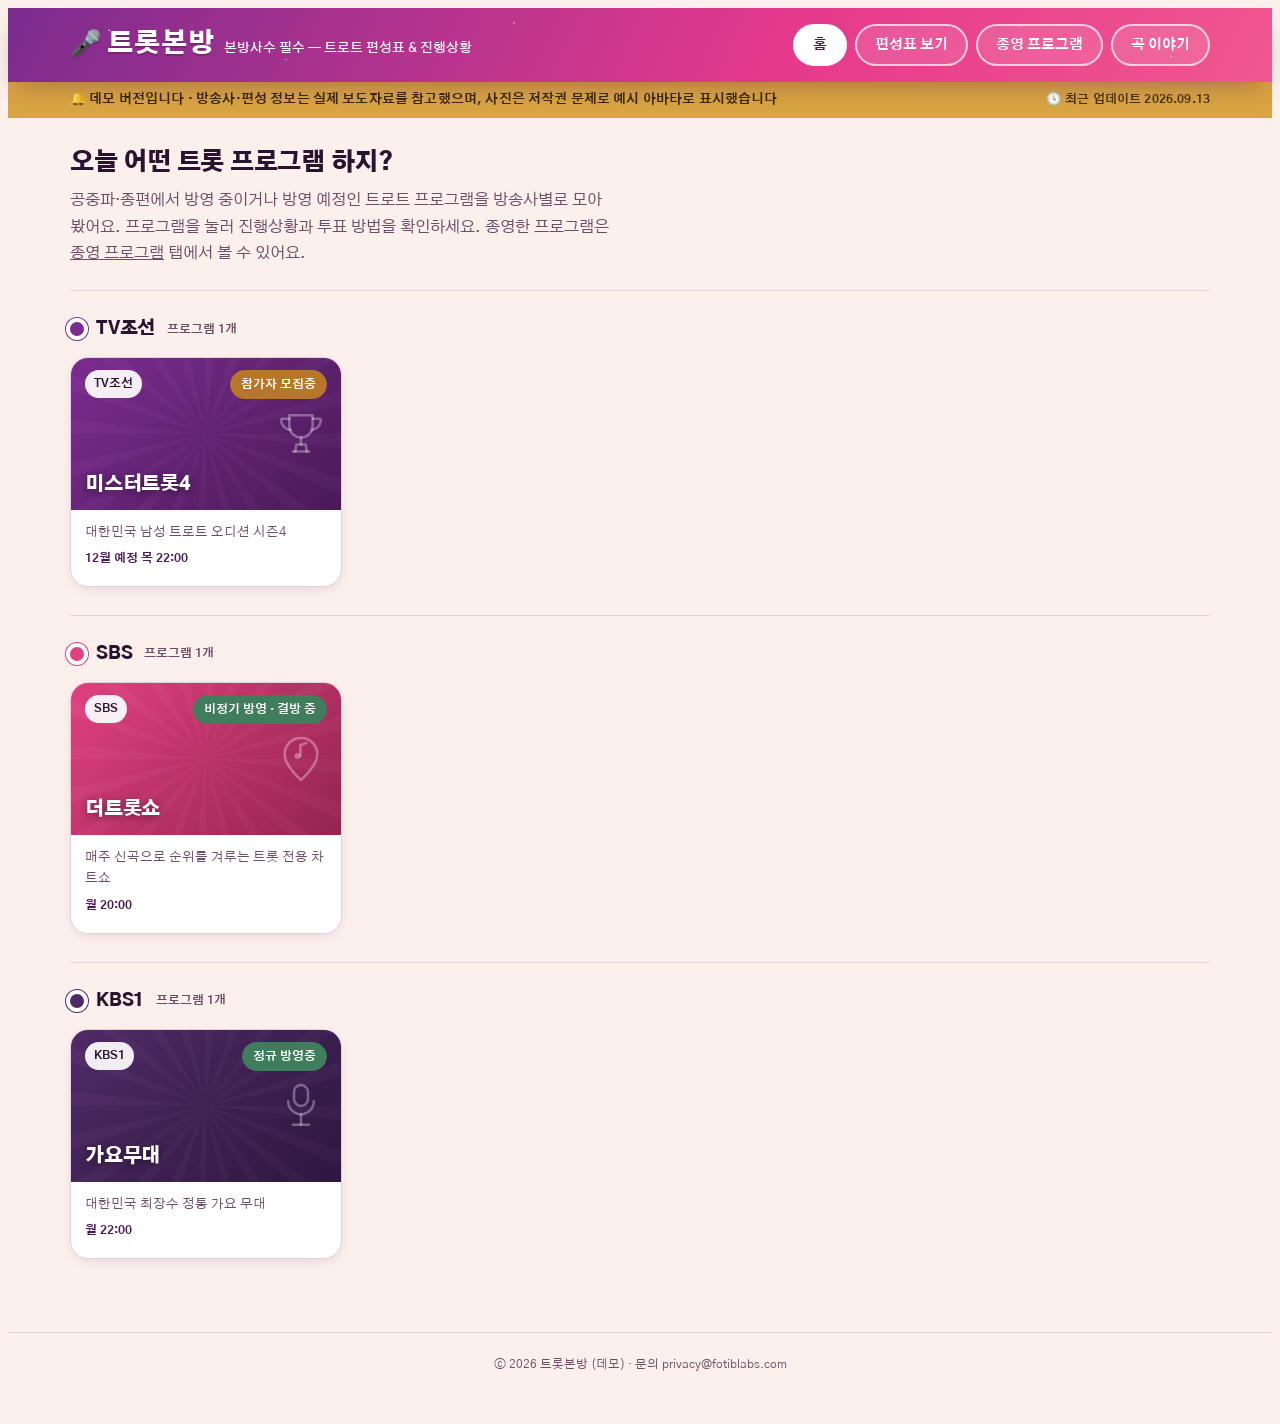
<file: index.html>
<!DOCTYPE html>
<html lang="ko">
<head>
<meta charset="UTF-8">
<meta name="viewport" content="width=device-width, initial-scale=1.0">
<meta name="description" content="미스트롯, 미스터트롯, 현역가왕 등 공중파·종편 트로트 프로그램의 편성표·진행상황·투표 방법을 한 곳에 모은 정보 사이트">
<meta property="og:title" content="트롯본방 - 트로트 프로그램 편성표 & 진행상황">
<meta property="og:description" content="방송사별 트로트 프로그램을 모아보고 편성표·진행상황·투표방법을 확인하세요">
<meta property="og:type" content="website">
<meta property="og:locale" content="ko_KR">
<link rel="icon" href="data:image/svg+xml,%3Csvg%20xmlns='http://www.w3.org/2000/svg'%20viewBox='0%200%20100%20100'%3E%3Ctext%20y='.9em'%20font-size='90'%3E%F0%9F%8E%A4%3C/text%3E%3C/svg%3E">
<title>트롯본방 - 트로트 프로그램 편성표 & 진행상황</title>
<link rel="stylesheet" href="https://fonts.googleapis.com/css2?family=Gothic+A1:wght@400;500;700;900&display=swap">
<link rel="stylesheet" href="/style.css">
<link rel="canonical" href="https://trotbonbang.com/">
</head>
<body>
<header class="site-header">
  <div class="wrap">
    <div class="brand">
      <span class="brand-mark">🎤 트롯본방</span>
      <span class="brand-tagline">본방사수 필수 — 트로트 편성표 &amp; 진행상황</span>
    </div>
    <nav class="site-nav">
      <a class="nav-btn" id="nav-home" href="#" aria-current="page">홈</a>
      <a class="nav-btn" id="nav-schedule" href="#schedule">편성표 보기</a>
      <a class="nav-btn" id="nav-ended" href="#ended">종영 프로그램</a>
      <a class="nav-btn" id="nav-posts" href="#posts">곡 이야기</a>
    </nav>
  </div>
</header>
<div class="demo-strip">
  <div class="wrap">
    <span class="msg">🔔 데모 버전입니다 · 방송사·편성 정보는 실제 보도자료를 참고했으며, 사진은 저작권 문제로 예시 아바타로 표시했습니다</span>
    <span class="updated">🕓 최근 업데이트 2026.09.13</span>
  </div>
</div>

<main>

  <!-- ===== HOME VIEW ===== -->
  <section id="view-home">
    <div class="wrap">
      <div class="intro">
        <h1>오늘 어떤 트롯 프로그램 하지?</h1>
        <p>공중파·종편에서 방영 중이거나 방영 예정인 트로트 프로그램을 방송사별로 모아봤어요. 프로그램을 눌러 진행상황과 투표 방법을 확인하세요. 종영한 프로그램은 <a href="#ended">종영 프로그램</a> 탭에서 볼 수 있어요.</p>
      </div>
      <div id="broadcaster-sections"></div>
    </div>
  </section>

  <!-- ===== SCHEDULE VIEW ===== -->
  <section id="view-schedule" hidden>
    <div class="wrap">
      <div class="page-head">
        <h1>주간 편성표</h1>
        <p>요일 · 시간순으로 정리한 트로트 프로그램 편성표예요.</p>
      </div>
      <div id="week-grid" class="week-grid"></div>
      <p class="sched-footnote" style="font-size:0.85rem;">※ 방송 편성은 특집·이슈에 따라 변경될 수 있어요. 정확한 시간은 방송사 공식 채널에서 다시 확인해 주세요.</p>
      <div class="other-progs">
        <h2>정규 편성 외 (방영 예정)</h2>
        <ul id="other-list" class="other-list"></ul>
      </div>
    </div>
  </section>

  <!-- ===== ENDED PROGRAMS VIEW ===== -->
  <section id="view-ended" hidden>
    <div class="wrap">
      <div class="page-head">
        <h1>종영 프로그램</h1>
        <p>방영을 마친 트로트 프로그램들이에요. 최종 TOP 순위와 참가자들이 마지막으로 부른 곡, 프로그램 현황을 정리했어요.</p>
      </div>
      <div id="ended-list"></div>
    </div>
  </section>

  <!-- ===== POSTS LIST VIEW ===== -->
  <section id="view-posts" hidden>
    <div class="wrap">
      <div class="page-head">
        <h1>곡 이야기</h1>
        <p>방송에서 다시 조명된 트로트 명곡들의 배경과, 그 곡을 다시 부른 무대 이야기를 정리했어요.</p>
      </div>
      <div id="posts-list"></div>
    </div>
  </section>

  <!-- ===== POST DETAIL VIEW ===== -->
  <section id="view-post" hidden>
    <div class="wrap">
      <button class="back-btn" id="post-back">← 목록으로</button>
      <div id="post-content"></div>
    </div>
  </section>

  <!-- ===== DETAIL VIEW ===== -->
  <section id="view-detail" hidden>
    <div class="wrap">
      <button class="back-btn" id="detail-back">← 목록으로</button>
      <div id="detail-content"></div>
    </div>
  </section>

</main>

<footer>
  ⓒ 2026 트롯본방 (데모) · 문의 privacy@fotiblabs.com
</footer>

<script src="/data.js"></script>
<script src="/templates.js"></script>
<script>
(function(){
  "use strict";

  function renderHome(){
    var wrapEl = document.getElementById("broadcaster-sections");
    var html = "";
    BROADCASTER_ORDER.forEach(function(bc){
      var list = PROGRAMS.filter(function(p){ return p.broadcaster === bc && p.statusTone !== "ended"; });
      if(!list.length) return;
      var dotColor = list[0].accent;
      html += '<div class="broadcaster-block">'+
        '<div class="broadcaster-head">'+
          '<span class="broadcaster-dot" style="--dot-color:'+dotColor+'"></span>'+
          '<h2>'+esc(bc)+'</h2>'+
          '<span class="broadcaster-count">프로그램 '+list.length+'개</span>'+
        '</div>'+
        '<div class="card-grid">'+ list.map(cardHtml).join("") +'</div>'+
      '</div>';
    });
    wrapEl.innerHTML = html;
  }

  function renderSchedule(){
    var grid = document.getElementById("week-grid");
    var todayIdx = (new Date().getDay() + 6) % 7; // 0=월
    var html = "";
    DAY_ORDER.forEach(function(day, idx){
      var list = PROGRAMS.filter(function(p){ return p.airDay === day; })
        .sort(function(a,b){ return (a.airTime||"").localeCompare(b.airTime||""); });
      html += '<div class="day-col'+(idx===todayIdx ? ' is-today' : '')+'">'+
        '<span class="day-label">'+day+'요일'+(idx===todayIdx ? ' <small>오늘</small>' : '')+'</span>'+
        (list.length ? list.map(schedChip).join("") : '<span class="day-empty">정규 편성 없음</span>')+
      '</div>';
    });
    grid.innerHTML = html;

    var others = PROGRAMS.filter(function(p){
      return DAY_ORDER.indexOf(p.airDay) === -1 && p.statusTone !== "ended";
    });
    var otherList = document.getElementById("other-list");
    otherList.innerHTML = others.map(function(p){
      return '<li class="other-chip" data-id="'+p.id+'" style="--acc:'+p.accent+'">'+
        '<span class="dot"></span>'+esc(p.title)+' · '+esc(p.broadcaster)+' '+statusPill(p)+
      '</li>';
    }).join("");
  }

  function renderEnded(){
    var el = document.getElementById("ended-list");
    if(!el) return;
    var list = PROGRAMS.filter(function(p){ return p.statusTone === "ended"; });
    el.innerHTML = '<div class="past-season-list">'+ list.map(endedCardHtml).join("") +'</div>';
  }

  function renderPosts(){
    var el = document.getElementById("posts-list");
    if(!el) return;
    el.innerHTML = '<div class="post-list">'+ POSTS.map(postCardHtml).join("") +'</div>';
  }

  function openPost(slug){
    var post = postBySlug[slug];
    if(!post) return;
    document.getElementById("post-content").innerHTML = postDetailHtml(post);
    showView("post");
    window.scrollTo({top:0, behavior:"instant"});
  }

  function openDetail(id){
    var p = byId[id];
    if(!p) return;
    document.getElementById("detail-content").innerHTML = detailHtml(p);
    showView("detail");
    window.scrollTo({top:0, behavior:"instant"});
  }

  function showView(name){
    ["home","schedule","ended","posts","post","detail"].forEach(function(v){
      document.getElementById("view-"+v).hidden = (v !== name);
    });
    document.getElementById("nav-home").removeAttribute("aria-current");
    document.getElementById("nav-schedule").removeAttribute("aria-current");
    document.getElementById("nav-ended").removeAttribute("aria-current");
    document.getElementById("nav-posts").removeAttribute("aria-current");
    if(name === "home") document.getElementById("nav-home").setAttribute("aria-current","page");
    if(name === "schedule") document.getElementById("nav-schedule").setAttribute("aria-current","page");
    if(name === "ended") document.getElementById("nav-ended").setAttribute("aria-current","page");
    if(name === "posts" || name === "post") document.getElementById("nav-posts").setAttribute("aria-current","page");
  }

  function routeFromHash(){
    var h = location.hash;
    if(h.indexOf("#program/") === 0){
      openDetail(h.slice(9));
    } else if(h.indexOf("#post/") === 0){
      openPost(h.slice(6));
    } else if(h === "#schedule"){
      showView("schedule");
    } else if(h === "#ended"){
      showView("ended");
      window.scrollTo({top:0, behavior:"instant"});
    } else if(h === "#posts"){
      showView("posts");
      window.scrollTo({top:0, behavior:"instant"});
    } else {
      showView("home");
    }
  }

  document.addEventListener("click", function(e){
    var toggleBtn = e.target.closest("[data-toggle]");
    if(toggleBtn){
      var panel = document.getElementById(toggleBtn.getAttribute("data-toggle"));
      if(panel){
        panel.hidden = !panel.hidden;
        toggleBtn.setAttribute("aria-expanded", String(!panel.hidden));
        toggleBtn.querySelector(".toggle-label").textContent = panel.hidden ? "자세히 보기" : "접기";
        toggleBtn.querySelector(".chevron").style.transform = panel.hidden ? "" : "rotate(180deg)";
      }
      return;
    }
    var card = e.target.closest("[data-id]:not(a)");
    if(card){
      location.hash = "#program/" + card.getAttribute("data-id");
    }
  });
  document.addEventListener("keydown", function(e){
    if(e.key === "Enter" || e.key === " "){
      var card = e.target.closest("[data-id]:not(a)");
      if(card){
        e.preventDefault();
        location.hash = "#program/" + card.getAttribute("data-id");
      }
    }
  });
  document.getElementById("detail-back").addEventListener("click", function(){
    history.length > 1 ? history.back() : (location.hash = "");
  });
  document.getElementById("post-back").addEventListener("click", function(){
    history.length > 1 ? history.back() : (location.hash = "#posts");
  });

  window.addEventListener("hashchange", routeFromHash);

  renderHome();
  renderSchedule();
  renderEnded();
  renderPosts();
  routeFromHash();
})();
</script>
</body>
</html>
</file>
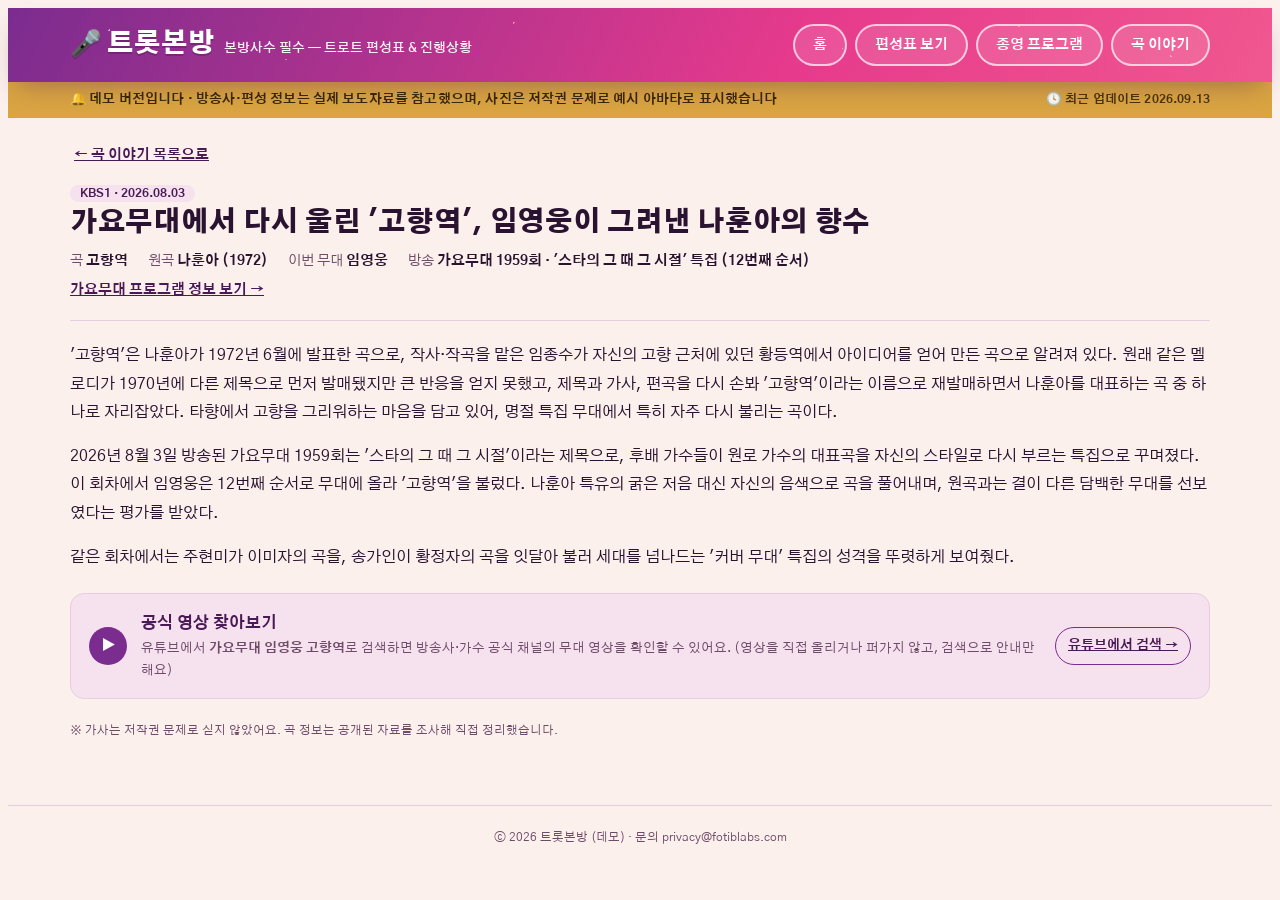
<file: posts/goehyangyeok-imyoungwoong/index.html>
<!DOCTYPE html>
<html lang="ko">
<head>
<meta charset="UTF-8">
<meta name="viewport" content="width=device-width, initial-scale=1.0">
<title>가요무대에서 다시 울린 '고향역', 임영웅이 그려낸 나훈아의 향수 - 트롯본방</title>
<meta name="description" content="1972년 나훈아가 부른 '고향역'을 임영웅이 가요무대 무대에 다시 세웠어요. 반세기 가까이 된 곡이 어떻게 만들어졌고, 왜 지금도 다시 불리는지 정리했어요.">
<link rel="canonical" href="https://trotbonbang.com/posts/goehyangyeok-imyoungwoong/">
<meta property="og:title" content="가요무대에서 다시 울린 '고향역', 임영웅이 그려낸 나훈아의 향수 - 트롯본방">
<meta property="og:description" content="1972년 나훈아가 부른 '고향역'을 임영웅이 가요무대 무대에 다시 세웠어요. 반세기 가까이 된 곡이 어떻게 만들어졌고, 왜 지금도 다시 불리는지 정리했어요.">
<meta property="og:type" content="article">
<meta property="og:locale" content="ko_KR">
<meta property="og:url" content="https://trotbonbang.com/posts/goehyangyeok-imyoungwoong/">
<link rel="icon" href="data:image/svg+xml,%3Csvg%20xmlns='http://www.w3.org/2000/svg'%20viewBox='0%200%20100%20100'%3E%3Ctext%20y='.9em'%20font-size='90'%3E%F0%9F%8E%A4%3C/text%3E%3C/svg%3E">
<link rel="stylesheet" href="https://fonts.googleapis.com/css2?family=Gothic+A1:wght@400;500;700;900&display=swap">
<link rel="stylesheet" href="/style.css">
</head>
<body>
<header class="site-header"><div class="wrap"><div class="brand"><a href="/" style="text-decoration:none;color:inherit;"><span class="brand-mark">🎤 트롯본방</span></a><span class="brand-tagline">본방사수 필수 — 트로트 편성표 &amp; 진행상황</span></div><nav class="site-nav"><a class="nav-btn" href="/">홈</a><a class="nav-btn" href="/#schedule">편성표 보기</a><a class="nav-btn" href="/#ended">종영 프로그램</a><a class="nav-btn" href="/#posts">곡 이야기</a></nav></div></header><div class="demo-strip"><div class="wrap"><span class="msg">🔔 데모 버전입니다 · 방송사·편성 정보는 실제 보도자료를 참고했으며, 사진은 저작권 문제로 예시 아바타로 표시했습니다</span><span class="updated">🕓 최근 업데이트 2026.09.13</span></div></div><main><section><div class="wrap"><a class="back-btn" href="/#posts">← 곡 이야기 목록으로</a><div class="post-detail-head"><span class="post-tag">KBS1 · 2026.08.03</span><h1 class="post-detail-title">가요무대에서 다시 울린 '고향역', 임영웅이 그려낸 나훈아의 향수</h1><div class="post-song-facts"><span>곡 <b>고향역</b></span><span>원곡 <b>나훈아 (1972)</b></span><span>이번 무대 <b>임영웅</b></span><span>방송 <b>가요무대 1959회 · '스타의 그 때 그 시절' 특집 (12번째 순서)</b></span></div><a class="post-program-link" href="/programs/gayomudae/">가요무대 프로그램 정보 보기 →</a></div><div class="post-body"><p>'고향역'은 나훈아가 1972년 6월에 발표한 곡으로, 작사·작곡을 맡은 임종수가 자신의 고향 근처에 있던 황등역에서 아이디어를 얻어 만든 곡으로 알려져 있다. 원래 같은 멜로디가 1970년에 다른 제목으로 먼저 발매됐지만 큰 반응을 얻지 못했고, 제목과 가사, 편곡을 다시 손봐 '고향역'이라는 이름으로 재발매하면서 나훈아를 대표하는 곡 중 하나로 자리잡았다. 타향에서 고향을 그리워하는 마음을 담고 있어, 명절 특집 무대에서 특히 자주 다시 불리는 곡이다.</p><p>2026년 8월 3일 방송된 가요무대 1959회는 '스타의 그 때 그 시절'이라는 제목으로, 후배 가수들이 원로 가수의 대표곡을 자신의 스타일로 다시 부르는 특집으로 꾸며졌다. 이 회차에서 임영웅은 12번째 순서로 무대에 올라 '고향역'을 불렀다. 나훈아 특유의 굵은 저음 대신 자신의 음색으로 곡을 풀어내며, 원곡과는 결이 다른 담백한 무대를 선보였다는 평가를 받았다.</p><p>같은 회차에서는 주현미가 이미자의 곡을, 송가인이 황정자의 곡을 잇달아 불러 세대를 넘나드는 '커버 무대' 특집의 성격을 뚜렷하게 보여줬다.</p></div><div class="post-video-card"><span class="post-video-icon" aria-hidden="true">▶</span><div class="post-video-body"><div class="post-video-label">공식 영상 찾아보기</div><div class="post-video-note">유튜브에서 <b>가요무대 임영웅 고향역</b>로 검색하면 방송사·가수 공식 채널의 무대 영상을 확인할 수 있어요. (영상을 직접 올리거나 퍼가지 않고, 검색으로 안내만 해요)</div></div><a class="post-video-link" target="_blank" rel="noopener noreferrer" href="https://www.youtube.com/results?search_query=%EA%B0%80%EC%9A%94%EB%AC%B4%EB%8C%80%20%EC%9E%84%EC%98%81%EC%9B%85%20%EA%B3%A0%ED%96%A5%EC%97%AD">유튜브에서 검색 →</a></div><p class="data-note">※ 가사는 저작권 문제로 싣지 않았어요. 곡 정보는 공개된 자료를 조사해 직접 정리했습니다.</p></div></section></main><footer>ⓒ 2026 트롯본방 (데모) · 문의 privacy@fotiblabs.com</footer>
</body>
</html>
</file>
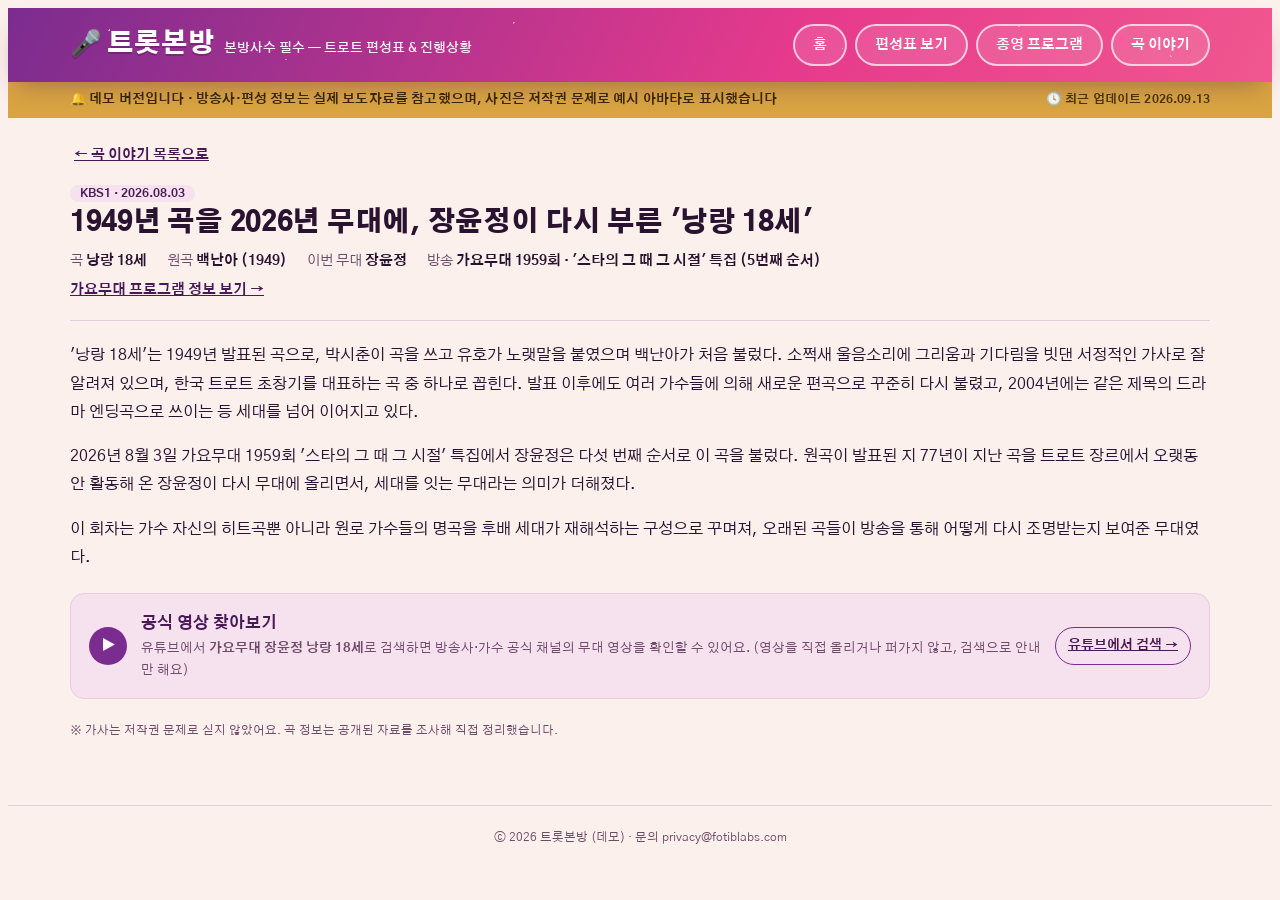
<file: posts/nangrang18se-jangyoonjeong/index.html>
<!DOCTYPE html>
<html lang="ko">
<head>
<meta charset="UTF-8">
<meta name="viewport" content="width=device-width, initial-scale=1.0">
<title>1949년 곡을 2026년 무대에, 장윤정이 다시 부른 '낭랑 18세' - 트롯본방</title>
<meta name="description" content="박시춘 작곡, 유호 작사로 1949년에 나온 '낭랑 18세'를 장윤정이 가요무대에서 다시 불렀어요. 77년 가까이 이어져 온 이 곡의 배경을 정리했어요.">
<link rel="canonical" href="https://trotbonbang.com/posts/nangrang18se-jangyoonjeong/">
<meta property="og:title" content="1949년 곡을 2026년 무대에, 장윤정이 다시 부른 '낭랑 18세' - 트롯본방">
<meta property="og:description" content="박시춘 작곡, 유호 작사로 1949년에 나온 '낭랑 18세'를 장윤정이 가요무대에서 다시 불렀어요. 77년 가까이 이어져 온 이 곡의 배경을 정리했어요.">
<meta property="og:type" content="article">
<meta property="og:locale" content="ko_KR">
<meta property="og:url" content="https://trotbonbang.com/posts/nangrang18se-jangyoonjeong/">
<link rel="icon" href="data:image/svg+xml,%3Csvg%20xmlns='http://www.w3.org/2000/svg'%20viewBox='0%200%20100%20100'%3E%3Ctext%20y='.9em'%20font-size='90'%3E%F0%9F%8E%A4%3C/text%3E%3C/svg%3E">
<link rel="stylesheet" href="https://fonts.googleapis.com/css2?family=Gothic+A1:wght@400;500;700;900&display=swap">
<link rel="stylesheet" href="/style.css">
</head>
<body>
<header class="site-header"><div class="wrap"><div class="brand"><a href="/" style="text-decoration:none;color:inherit;"><span class="brand-mark">🎤 트롯본방</span></a><span class="brand-tagline">본방사수 필수 — 트로트 편성표 &amp; 진행상황</span></div><nav class="site-nav"><a class="nav-btn" href="/">홈</a><a class="nav-btn" href="/#schedule">편성표 보기</a><a class="nav-btn" href="/#ended">종영 프로그램</a><a class="nav-btn" href="/#posts">곡 이야기</a></nav></div></header><div class="demo-strip"><div class="wrap"><span class="msg">🔔 데모 버전입니다 · 방송사·편성 정보는 실제 보도자료를 참고했으며, 사진은 저작권 문제로 예시 아바타로 표시했습니다</span><span class="updated">🕓 최근 업데이트 2026.09.13</span></div></div><main><section><div class="wrap"><a class="back-btn" href="/#posts">← 곡 이야기 목록으로</a><div class="post-detail-head"><span class="post-tag">KBS1 · 2026.08.03</span><h1 class="post-detail-title">1949년 곡을 2026년 무대에, 장윤정이 다시 부른 '낭랑 18세'</h1><div class="post-song-facts"><span>곡 <b>낭랑 18세</b></span><span>원곡 <b>백난아 (1949)</b></span><span>이번 무대 <b>장윤정</b></span><span>방송 <b>가요무대 1959회 · '스타의 그 때 그 시절' 특집 (5번째 순서)</b></span></div><a class="post-program-link" href="/programs/gayomudae/">가요무대 프로그램 정보 보기 →</a></div><div class="post-body"><p>'낭랑 18세'는 1949년 발표된 곡으로, 박시춘이 곡을 쓰고 유호가 노랫말을 붙였으며 백난아가 처음 불렀다. 소쩍새 울음소리에 그리움과 기다림을 빗댄 서정적인 가사로 잘 알려져 있으며, 한국 트로트 초창기를 대표하는 곡 중 하나로 꼽힌다. 발표 이후에도 여러 가수들에 의해 새로운 편곡으로 꾸준히 다시 불렸고, 2004년에는 같은 제목의 드라마 엔딩곡으로 쓰이는 등 세대를 넘어 이어지고 있다.</p><p>2026년 8월 3일 가요무대 1959회 '스타의 그 때 그 시절' 특집에서 장윤정은 다섯 번째 순서로 이 곡을 불렀다. 원곡이 발표된 지 77년이 지난 곡을 트로트 장르에서 오랫동안 활동해 온 장윤정이 다시 무대에 올리면서, 세대를 잇는 무대라는 의미가 더해졌다.</p><p>이 회차는 가수 자신의 히트곡뿐 아니라 원로 가수들의 명곡을 후배 세대가 재해석하는 구성으로 꾸며져, 오래된 곡들이 방송을 통해 어떻게 다시 조명받는지 보여준 무대였다.</p></div><div class="post-video-card"><span class="post-video-icon" aria-hidden="true">▶</span><div class="post-video-body"><div class="post-video-label">공식 영상 찾아보기</div><div class="post-video-note">유튜브에서 <b>가요무대 장윤정 낭랑 18세</b>로 검색하면 방송사·가수 공식 채널의 무대 영상을 확인할 수 있어요. (영상을 직접 올리거나 퍼가지 않고, 검색으로 안내만 해요)</div></div><a class="post-video-link" target="_blank" rel="noopener noreferrer" href="https://www.youtube.com/results?search_query=%EA%B0%80%EC%9A%94%EB%AC%B4%EB%8C%80%20%EC%9E%A5%EC%9C%A4%EC%A0%95%20%EB%82%AD%EB%9E%91%2018%EC%84%B8">유튜브에서 검색 →</a></div><p class="data-note">※ 가사는 저작권 문제로 싣지 않았어요. 곡 정보는 공개된 자료를 조사해 직접 정리했습니다.</p></div></section></main><footer>ⓒ 2026 트롯본방 (데모) · 문의 privacy@fotiblabs.com</footer>
</body>
</html>
</file>
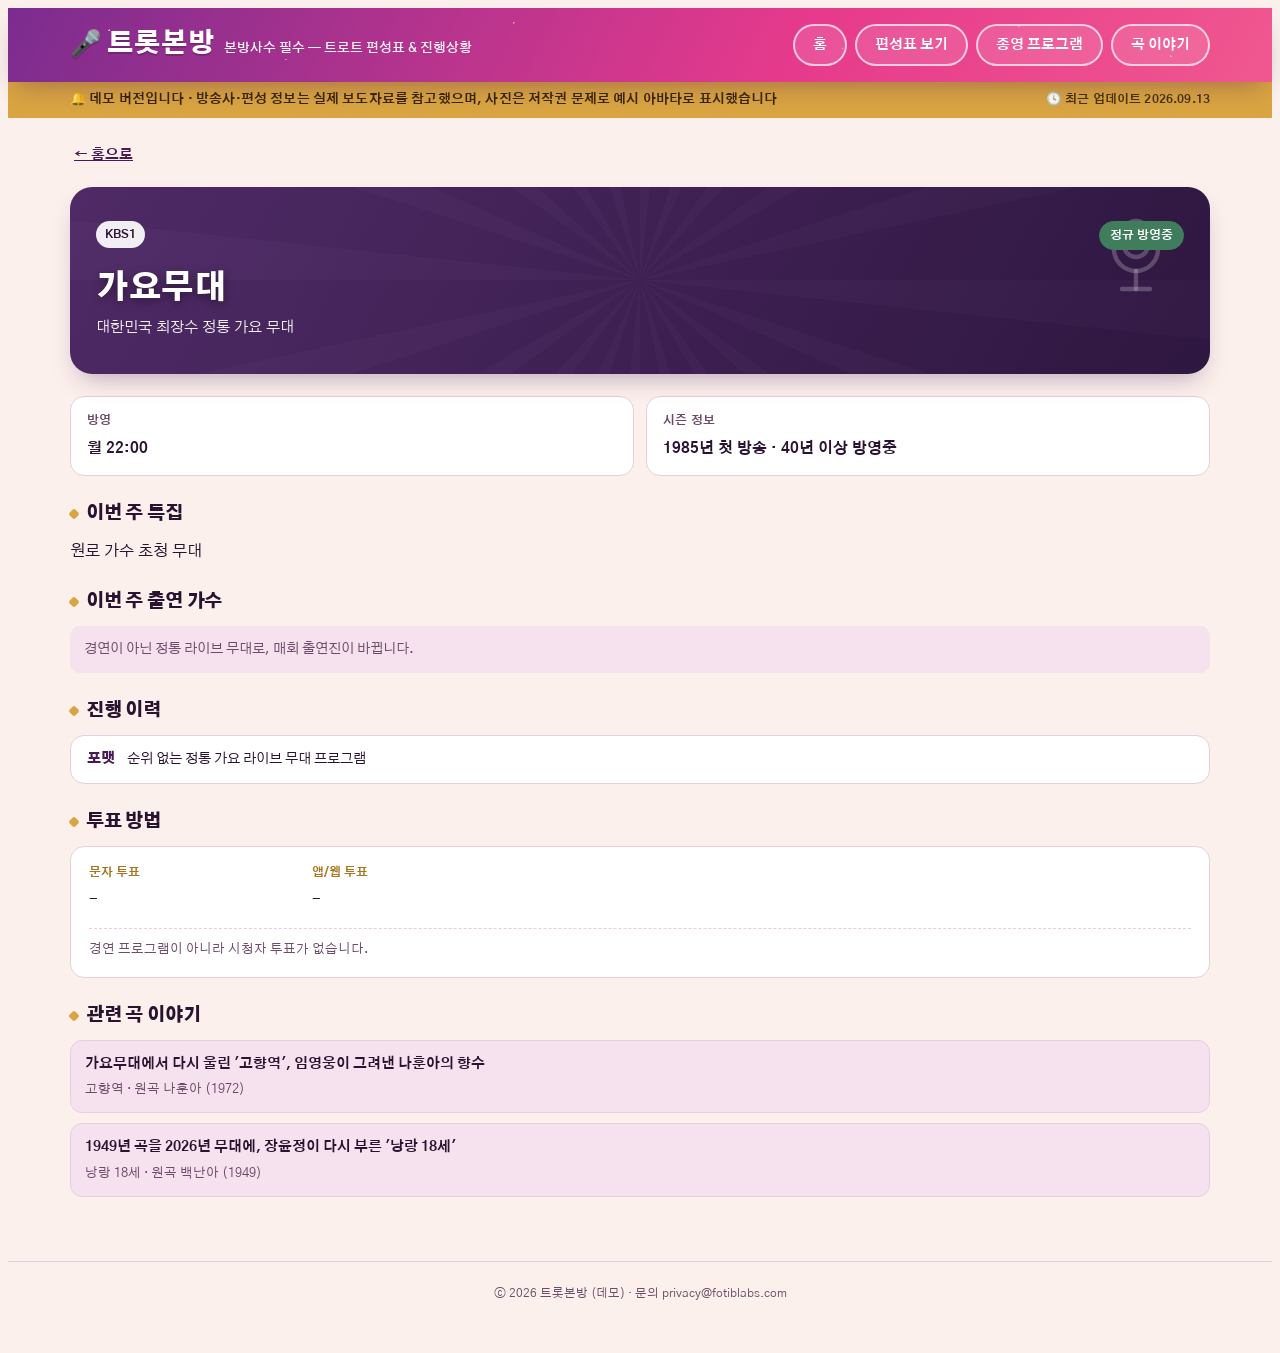
<file: programs/gayomudae/index.html>
<!DOCTYPE html>
<html lang="ko">
<head>
<meta charset="UTF-8">
<meta name="viewport" content="width=device-width, initial-scale=1.0">
<title>가요무대 - 트롯본방 (편성표·진행상황)</title>
<meta name="description" content="대한민국 최장수 정통 가요 무대 — 월 22:00 · 원로 가수 초청 무대">
<link rel="canonical" href="https://trotbonbang.com/programs/gayomudae/">
<meta property="og:title" content="가요무대 - 트롯본방 (편성표·진행상황)">
<meta property="og:description" content="대한민국 최장수 정통 가요 무대 — 월 22:00 · 원로 가수 초청 무대">
<meta property="og:type" content="website">
<meta property="og:locale" content="ko_KR">
<meta property="og:url" content="https://trotbonbang.com/programs/gayomudae/">
<link rel="icon" href="data:image/svg+xml,%3Csvg%20xmlns='http://www.w3.org/2000/svg'%20viewBox='0%200%20100%20100'%3E%3Ctext%20y='.9em'%20font-size='90'%3E%F0%9F%8E%A4%3C/text%3E%3C/svg%3E">
<link rel="stylesheet" href="https://fonts.googleapis.com/css2?family=Gothic+A1:wght@400;500;700;900&display=swap">
<link rel="stylesheet" href="/style.css">
</head>
<body>
<header class="site-header"><div class="wrap"><div class="brand"><a href="/" style="text-decoration:none;color:inherit;"><span class="brand-mark">🎤 트롯본방</span></a><span class="brand-tagline">본방사수 필수 — 트로트 편성표 &amp; 진행상황</span></div><nav class="site-nav"><a class="nav-btn" href="/">홈</a><a class="nav-btn" href="/#schedule">편성표 보기</a><a class="nav-btn" href="/#ended">종영 프로그램</a><a class="nav-btn" href="/#posts">곡 이야기</a></nav></div></header><div class="demo-strip"><div class="wrap"><span class="msg">🔔 데모 버전입니다 · 방송사·편성 정보는 실제 보도자료를 참고했으며, 사진은 저작권 문제로 예시 아바타로 표시했습니다</span><span class="updated">🕓 최근 업데이트 2026.09.13</span></div></div><main><section><div class="wrap"><a class="back-btn" href="/">← 홈으로</a><div class="detail-hero" style="--acc:#4F2A66;--acc-dark:#2E1740"><span class="type-icon type-icon-hero" aria-hidden="true"><svg viewBox="0 0 48 48" fill="none" stroke="currentColor" stroke-width="2.2" stroke-linecap="round" stroke-linejoin="round"><rect x="18" y="6" width="12" height="18" rx="6"/><path d="M13 20a11 11 0 0 0 22 0"/><path d="M24 31v9"/><path d="M17 40h14"/></svg></span><div class="detail-hero-top"><span class="chip">KBS1</span><span class="status-pill tone-live">정규 방영중</span></div><h1 class="detail-title">가요무대</h1><p class="detail-tagline">대한민국 최장수 정통 가요 무대</p></div><div class="facts-row"><div class="fact-card"><span class="label">방영</span><span class="value">월 22:00</span></div><div class="fact-card"><span class="label">시즌 정보</span><span class="value">1985년 첫 방송 · 40년 이상 방영중</span></div></div><div class="detail-section"><h2>이번 주 특집</h2><p>원로 가수 초청 무대</p></div><div class="detail-section"><h2>이번 주 출연 가수</h2><p class="empty-note">경연이 아닌 정통 라이브 무대로, 매회 출연진이 바뀝니다.</p></div><div class="detail-section"><h2>진행 이력</h2><div class="history-list"><div class="history-stage"><div class="history-stage-head"><span class="history-stage-name">포맷</span><span class="history-stage-result">순위 없는 정통 가요 라이브 무대 프로그램</span></div></div></div></div><div class="detail-section"><h2>투표 방법</h2><div class="vote-box"><div class="vote-item"><span class="label">문자 투표</span><span class="value">-</span></div><div class="vote-item"><span class="label">앱/웹 투표</span><span class="value">-</span></div><div class="vote-note">경연 프로그램이 아니라 시청자 투표가 없습니다.</div></div></div><div class="detail-section"><h2>관련 곡 이야기</h2><div class="related-posts"><a class="related-post-link" href="/posts/goehyangyeok-imyoungwoong/">가요무대에서 다시 울린 '고향역', 임영웅이 그려낸 나훈아의 향수<span>고향역 · 원곡 나훈아 (1972)</span></a><a class="related-post-link" href="/posts/nangrang18se-jangyoonjeong/">1949년 곡을 2026년 무대에, 장윤정이 다시 부른 '낭랑 18세'<span>낭랑 18세 · 원곡 백난아 (1949)</span></a></div></div></div></section></main><footer>ⓒ 2026 트롯본방 (데모) · 문의 privacy@fotiblabs.com</footer>
</body>
</html>
</file>
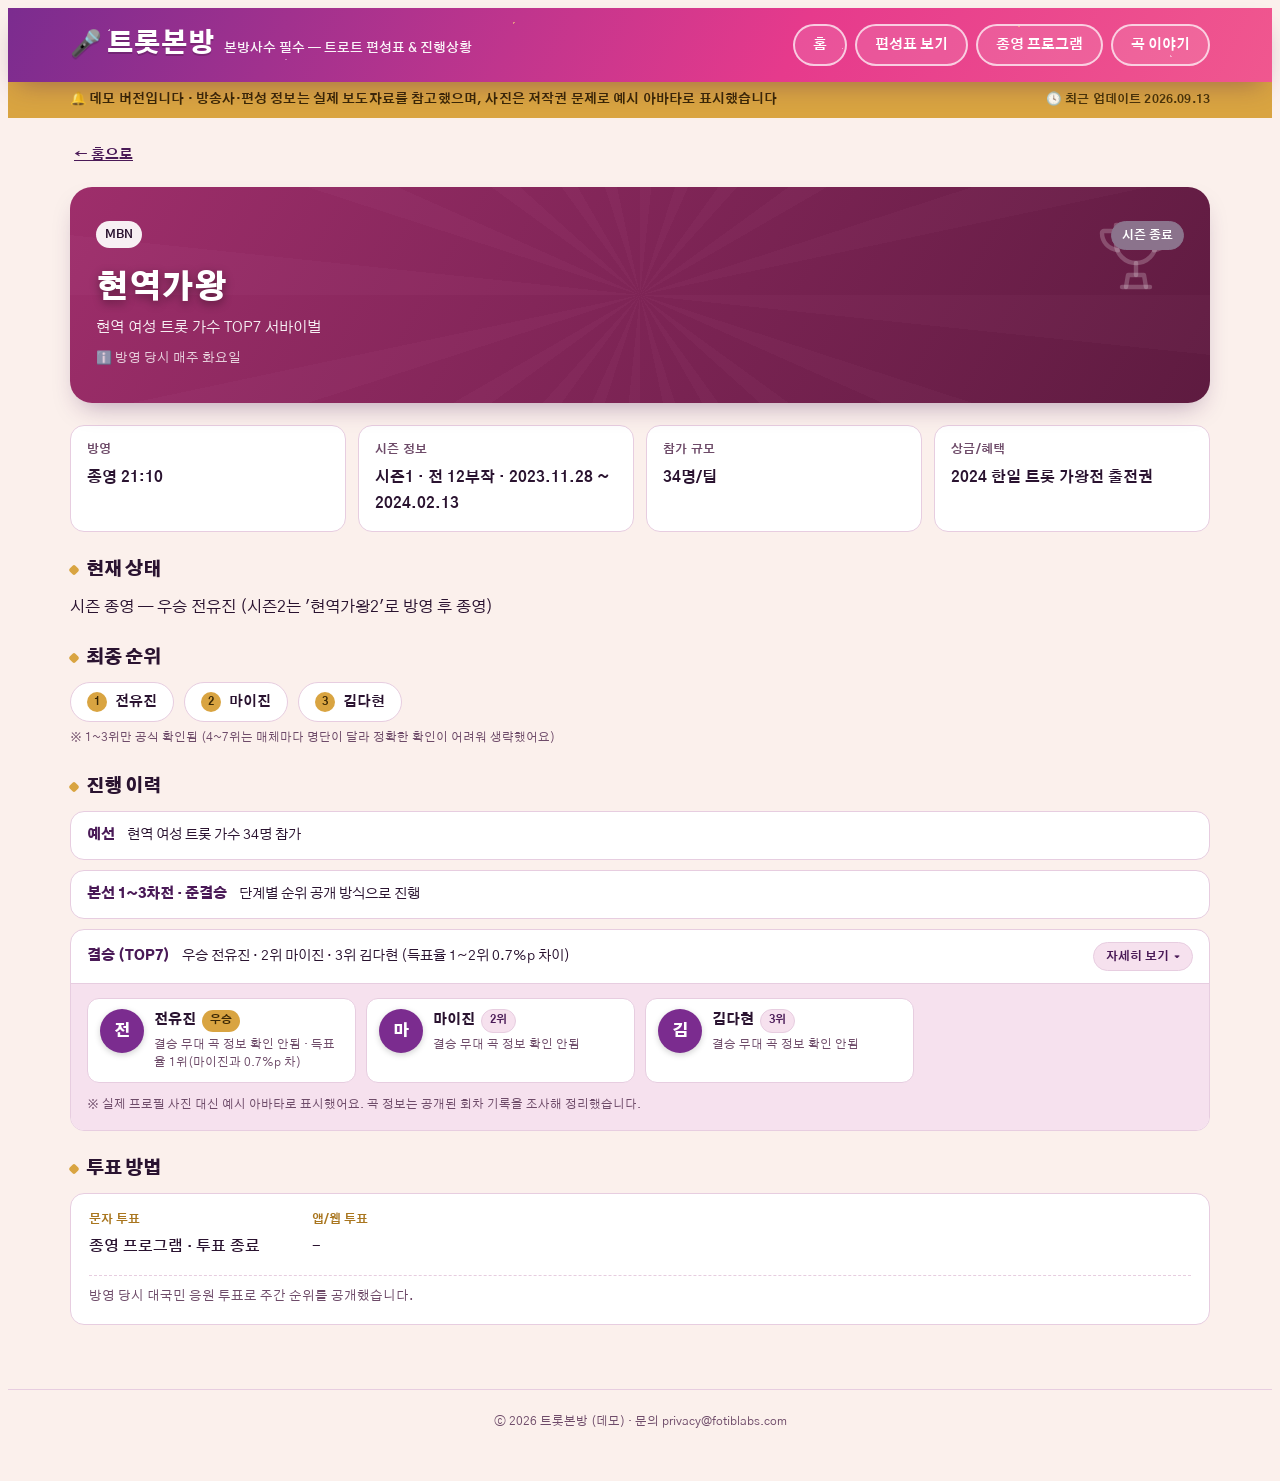
<file: programs/hyeonyeokgawang/index.html>
<!DOCTYPE html>
<html lang="ko">
<head>
<meta charset="UTF-8">
<meta name="viewport" content="width=device-width, initial-scale=1.0">
<title>현역가왕 - 트롯본방 (편성표·진행상황)</title>
<meta name="description" content="현역 여성 트롯 가수 TOP7 서바이벌 — 종영 21:10 · 시즌 종영 — 우승 전유진 (시즌2는 '현역가왕2'로 방영 후 종영)">
<link rel="canonical" href="https://trotbonbang.com/programs/hyeonyeokgawang/">
<meta property="og:title" content="현역가왕 - 트롯본방 (편성표·진행상황)">
<meta property="og:description" content="현역 여성 트롯 가수 TOP7 서바이벌 — 종영 21:10 · 시즌 종영 — 우승 전유진 (시즌2는 '현역가왕2'로 방영 후 종영)">
<meta property="og:type" content="website">
<meta property="og:locale" content="ko_KR">
<meta property="og:url" content="https://trotbonbang.com/programs/hyeonyeokgawang/">
<link rel="icon" href="data:image/svg+xml,%3Csvg%20xmlns='http://www.w3.org/2000/svg'%20viewBox='0%200%20100%20100'%3E%3Ctext%20y='.9em'%20font-size='90'%3E%F0%9F%8E%A4%3C/text%3E%3C/svg%3E">
<link rel="stylesheet" href="https://fonts.googleapis.com/css2?family=Gothic+A1:wght@400;500;700;900&display=swap">
<link rel="stylesheet" href="/style.css">
</head>
<body>
<header class="site-header"><div class="wrap"><div class="brand"><a href="/" style="text-decoration:none;color:inherit;"><span class="brand-mark">🎤 트롯본방</span></a><span class="brand-tagline">본방사수 필수 — 트로트 편성표 &amp; 진행상황</span></div><nav class="site-nav"><a class="nav-btn" href="/">홈</a><a class="nav-btn" href="/#schedule">편성표 보기</a><a class="nav-btn" href="/#ended">종영 프로그램</a><a class="nav-btn" href="/#posts">곡 이야기</a></nav></div></header><div class="demo-strip"><div class="wrap"><span class="msg">🔔 데모 버전입니다 · 방송사·편성 정보는 실제 보도자료를 참고했으며, 사진은 저작권 문제로 예시 아바타로 표시했습니다</span><span class="updated">🕓 최근 업데이트 2026.09.13</span></div></div><main><section><div class="wrap"><a class="back-btn" href="/">← 홈으로</a><div class="detail-hero" style="--acc:#9E2E6B;--acc-dark:#5E1B40"><span class="type-icon type-icon-hero" aria-hidden="true"><svg viewBox="0 0 48 48" fill="none" stroke="currentColor" stroke-width="2.2" stroke-linecap="round" stroke-linejoin="round"><path d="M14 8h20v9a10 10 0 0 1-20 0V8z"/><path d="M14 11H8a1 1 0 0 0-1 1c0 4.5 3.2 8 8 8.6"/><path d="M34 11h6a1 1 0 0 1 1 1c0 4.5-3.2 8-8 8.6"/><path d="M24 27v6"/><path d="M17 39h14"/><path d="M19 39l1-6h8l1 6"/></svg></span><div class="detail-hero-top"><span class="chip">MBN</span><span class="status-pill tone-ended">시즌 종료</span></div><h1 class="detail-title">현역가왕</h1><p class="detail-tagline">현역 여성 트롯 가수 TOP7 서바이벌</p><p class="detail-tagline" style="margin-top:8px;font-size:0.8rem;opacity:0.85;">ℹ️ 방영 당시 매주 화요일</p></div><div class="facts-row"><div class="fact-card"><span class="label">방영</span><span class="value">종영 21:10</span></div><div class="fact-card"><span class="label">시즌 정보</span><span class="value">시즌1 · 전 12부작 · 2023.11.28 ~ 2024.02.13</span></div><div class="fact-card"><span class="label">참가 규모</span><span class="value">34명/팀</span></div><div class="fact-card"><span class="label">상금/혜택</span><span class="value">2024 한일 트롯 가왕전 출전권</span></div></div><div class="detail-section"><h2>현재 상태</h2><p>시즌 종영 — 우승 전유진 (시즌2는 '현역가왕2'로 방영 후 종영)</p></div><div class="detail-section"><h2>최종 순위</h2><div class="lineup-list"><span class="lineup-chip"><span class="rank">1</span>전유진</span><span class="lineup-chip"><span class="rank">2</span>마이진</span><span class="lineup-chip"><span class="rank">3</span>김다현</span></div><p class="data-note">※ 1~3위만 공식 확인됨 (4~7위는 매체마다 명단이 달라 정확한 확인이 어려워 생략했어요)</p></div><div class="detail-section"><h2>진행 이력</h2><div class="history-list"><div class="history-stage"><div class="history-stage-head"><span class="history-stage-name">예선</span><span class="history-stage-result">현역 여성 트롯 가수 34명 참가</span></div></div><div class="history-stage"><div class="history-stage-head"><span class="history-stage-name">본선 1~3차전 · 준결승</span><span class="history-stage-result">단계별 순위 공개 방식으로 진행</span></div></div><div class="history-stage"><div class="history-stage-head"><span class="history-stage-name">결승 (TOP7)</span><span class="history-stage-result">우승 전유진 · 2위 마이진 · 3위 김다현 (득표율 1~2위 0.7%p 차이)</span><button class="history-toggle" data-toggle="hist-hyeonyeokgawang-2" aria-expanded="false"><span class="toggle-label">자세히 보기</span><span class="chevron">▾</span></button></div><div class="history-roster" id="hist-hyeonyeokgawang-2" hidden><div class="roster-card"><span class="avatar" style="background:#7B2C8F" aria-hidden="true">전</span><div class="roster-body"><div class="roster-name-row"><span class="roster-name">전유진</span><span class="rtag rtag-win">우승</span></div><div class="roster-detail">결승 무대 곡 정보 확인 안됨 · 득표율 1위(마이진과 0.7%p 차)</div></div></div><div class="roster-card"><span class="avatar" style="background:#7B2C8F" aria-hidden="true">마</span><div class="roster-body"><div class="roster-name-row"><span class="roster-name">마이진</span><span class="rtag rtag-final">2위</span></div><div class="roster-detail">결승 무대 곡 정보 확인 안됨</div></div></div><div class="roster-card"><span class="avatar" style="background:#7B2C8F" aria-hidden="true">김</span><div class="roster-body"><div class="roster-name-row"><span class="roster-name">김다현</span><span class="rtag rtag-final">3위</span></div><div class="roster-detail">결승 무대 곡 정보 확인 안됨</div></div></div><div class="roster-note">※ 실제 프로필 사진 대신 예시 아바타로 표시했어요. 곡 정보는 공개된 회차 기록을 조사해 정리했습니다.</div></div></div></div></div><div class="detail-section"><h2>투표 방법</h2><div class="vote-box"><div class="vote-item"><span class="label">문자 투표</span><span class="value">종영 프로그램 · 투표 종료</span></div><div class="vote-item"><span class="label">앱/웹 투표</span><span class="value">-</span></div><div class="vote-note">방영 당시 대국민 응원 투표로 주간 순위를 공개했습니다.</div></div></div></div></section></main><footer>ⓒ 2026 트롯본방 (데모) · 문의 privacy@fotiblabs.com</footer>
</body>
</html>
</file>
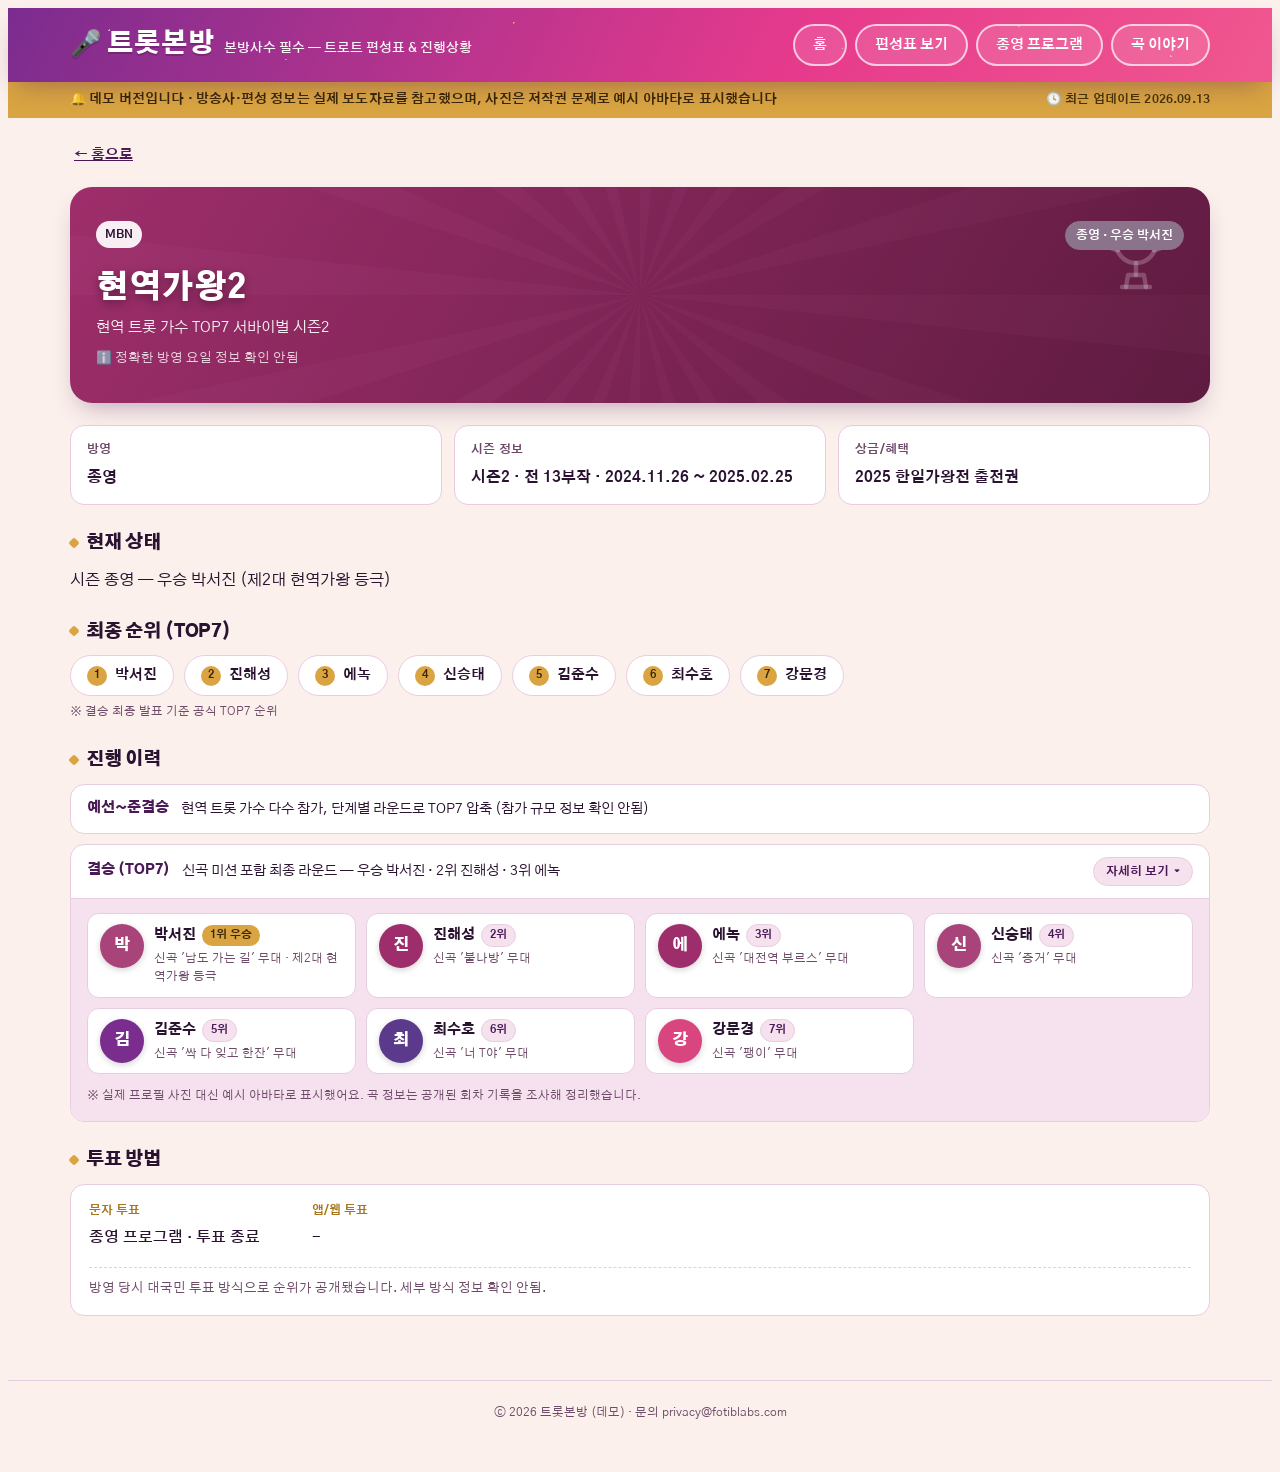
<file: programs/hyeonyeokgawang2/index.html>
<!DOCTYPE html>
<html lang="ko">
<head>
<meta charset="UTF-8">
<meta name="viewport" content="width=device-width, initial-scale=1.0">
<title>현역가왕2 - 트롯본방 (편성표·진행상황)</title>
<meta name="description" content="현역 트롯 가수 TOP7 서바이벌 시즌2 — 종영 · 시즌 종영 — 우승 박서진 (제2대 현역가왕 등극)">
<link rel="canonical" href="https://trotbonbang.com/programs/hyeonyeokgawang2/">
<meta property="og:title" content="현역가왕2 - 트롯본방 (편성표·진행상황)">
<meta property="og:description" content="현역 트롯 가수 TOP7 서바이벌 시즌2 — 종영 · 시즌 종영 — 우승 박서진 (제2대 현역가왕 등극)">
<meta property="og:type" content="website">
<meta property="og:locale" content="ko_KR">
<meta property="og:url" content="https://trotbonbang.com/programs/hyeonyeokgawang2/">
<link rel="icon" href="data:image/svg+xml,%3Csvg%20xmlns='http://www.w3.org/2000/svg'%20viewBox='0%200%20100%20100'%3E%3Ctext%20y='.9em'%20font-size='90'%3E%F0%9F%8E%A4%3C/text%3E%3C/svg%3E">
<link rel="stylesheet" href="https://fonts.googleapis.com/css2?family=Gothic+A1:wght@400;500;700;900&display=swap">
<link rel="stylesheet" href="/style.css">
</head>
<body>
<header class="site-header"><div class="wrap"><div class="brand"><a href="/" style="text-decoration:none;color:inherit;"><span class="brand-mark">🎤 트롯본방</span></a><span class="brand-tagline">본방사수 필수 — 트로트 편성표 &amp; 진행상황</span></div><nav class="site-nav"><a class="nav-btn" href="/">홈</a><a class="nav-btn" href="/#schedule">편성표 보기</a><a class="nav-btn" href="/#ended">종영 프로그램</a><a class="nav-btn" href="/#posts">곡 이야기</a></nav></div></header><div class="demo-strip"><div class="wrap"><span class="msg">🔔 데모 버전입니다 · 방송사·편성 정보는 실제 보도자료를 참고했으며, 사진은 저작권 문제로 예시 아바타로 표시했습니다</span><span class="updated">🕓 최근 업데이트 2026.09.13</span></div></div><main><section><div class="wrap"><a class="back-btn" href="/">← 홈으로</a><div class="detail-hero" style="--acc:#9E2E6B;--acc-dark:#5E1B40"><span class="type-icon type-icon-hero" aria-hidden="true"><svg viewBox="0 0 48 48" fill="none" stroke="currentColor" stroke-width="2.2" stroke-linecap="round" stroke-linejoin="round"><path d="M14 8h20v9a10 10 0 0 1-20 0V8z"/><path d="M14 11H8a1 1 0 0 0-1 1c0 4.5 3.2 8 8 8.6"/><path d="M34 11h6a1 1 0 0 1 1 1c0 4.5-3.2 8-8 8.6"/><path d="M24 27v6"/><path d="M17 39h14"/><path d="M19 39l1-6h8l1 6"/></svg></span><div class="detail-hero-top"><span class="chip">MBN</span><span class="status-pill tone-ended">종영 · 우승 박서진</span></div><h1 class="detail-title">현역가왕2</h1><p class="detail-tagline">현역 트롯 가수 TOP7 서바이벌 시즌2</p><p class="detail-tagline" style="margin-top:8px;font-size:0.8rem;opacity:0.85;">ℹ️ 정확한 방영 요일 정보 확인 안됨</p></div><div class="facts-row"><div class="fact-card"><span class="label">방영</span><span class="value">종영</span></div><div class="fact-card"><span class="label">시즌 정보</span><span class="value">시즌2 · 전 13부작 · 2024.11.26 ~ 2025.02.25</span></div><div class="fact-card"><span class="label">상금/혜택</span><span class="value">2025 한일가왕전 출전권</span></div></div><div class="detail-section"><h2>현재 상태</h2><p>시즌 종영 — 우승 박서진 (제2대 현역가왕 등극)</p></div><div class="detail-section"><h2>최종 순위 (TOP7)</h2><div class="lineup-list"><span class="lineup-chip"><span class="rank">1</span>박서진</span><span class="lineup-chip"><span class="rank">2</span>진해성</span><span class="lineup-chip"><span class="rank">3</span>에녹</span><span class="lineup-chip"><span class="rank">4</span>신승태</span><span class="lineup-chip"><span class="rank">5</span>김준수</span><span class="lineup-chip"><span class="rank">6</span>최수호</span><span class="lineup-chip"><span class="rank">7</span>강문경</span></div><p class="data-note">※ 결승 최종 발표 기준 공식 TOP7 순위</p></div><div class="detail-section"><h2>진행 이력</h2><div class="history-list"><div class="history-stage"><div class="history-stage-head"><span class="history-stage-name">예선~준결승</span><span class="history-stage-result">현역 트롯 가수 다수 참가, 단계별 라운드로 TOP7 압축 (참가 규모 정보 확인 안됨)</span></div></div><div class="history-stage"><div class="history-stage-head"><span class="history-stage-name">결승 (TOP7)</span><span class="history-stage-result">신곡 미션 포함 최종 라운드 — 우승 박서진 · 2위 진해성 · 3위 에녹</span><button class="history-toggle" data-toggle="hist-hyeonyeokgawang2-1" aria-expanded="false"><span class="toggle-label">자세히 보기</span><span class="chevron">▾</span></button></div><div class="history-roster" id="hist-hyeonyeokgawang2-1" hidden><div class="roster-card"><span class="avatar" style="background:#A8447A" aria-hidden="true">박</span><div class="roster-body"><div class="roster-name-row"><span class="roster-name">박서진</span><span class="rtag rtag-win">1위 우승</span></div><div class="roster-detail">신곡 '남도 가는 길' 무대 · 제2대 현역가왕 등극</div></div></div><div class="roster-card"><span class="avatar" style="background:#9E2E6B" aria-hidden="true">진</span><div class="roster-body"><div class="roster-name-row"><span class="roster-name">진해성</span><span class="rtag rtag-final">2위</span></div><div class="roster-detail">신곡 '불나방' 무대</div></div></div><div class="roster-card"><span class="avatar" style="background:#9E2E6B" aria-hidden="true">에</span><div class="roster-body"><div class="roster-name-row"><span class="roster-name">에녹</span><span class="rtag rtag-final">3위</span></div><div class="roster-detail">신곡 '대전역 부르스' 무대</div></div></div><div class="roster-card"><span class="avatar" style="background:#A8447A" aria-hidden="true">신</span><div class="roster-body"><div class="roster-name-row"><span class="roster-name">신승태</span><span class="rtag rtag-final">4위</span></div><div class="roster-detail">신곡 '증거' 무대</div></div></div><div class="roster-card"><span class="avatar" style="background:#7B2C8F" aria-hidden="true">김</span><div class="roster-body"><div class="roster-name-row"><span class="roster-name">김준수</span><span class="rtag rtag-final">5위</span></div><div class="roster-detail">신곡 '싹 다 잊고 한잔' 무대</div></div></div><div class="roster-card"><span class="avatar" style="background:#5B3A8C" aria-hidden="true">최</span><div class="roster-body"><div class="roster-name-row"><span class="roster-name">최수호</span><span class="rtag rtag-final">6위</span></div><div class="roster-detail">신곡 '너 T야' 무대</div></div></div><div class="roster-card"><span class="avatar" style="background:#D9467F" aria-hidden="true">강</span><div class="roster-body"><div class="roster-name-row"><span class="roster-name">강문경</span><span class="rtag rtag-final">7위</span></div><div class="roster-detail">신곡 '팽이' 무대</div></div></div><div class="roster-note">※ 실제 프로필 사진 대신 예시 아바타로 표시했어요. 곡 정보는 공개된 회차 기록을 조사해 정리했습니다.</div></div></div></div></div><div class="detail-section"><h2>투표 방법</h2><div class="vote-box"><div class="vote-item"><span class="label">문자 투표</span><span class="value">종영 프로그램 · 투표 종료</span></div><div class="vote-item"><span class="label">앱/웹 투표</span><span class="value">-</span></div><div class="vote-note">방영 당시 대국민 투표 방식으로 순위가 공개됐습니다. 세부 방식 정보 확인 안됨.</div></div></div></div></section></main><footer>ⓒ 2026 트롯본방 (데모) · 문의 privacy@fotiblabs.com</footer>
</body>
</html>
</file>
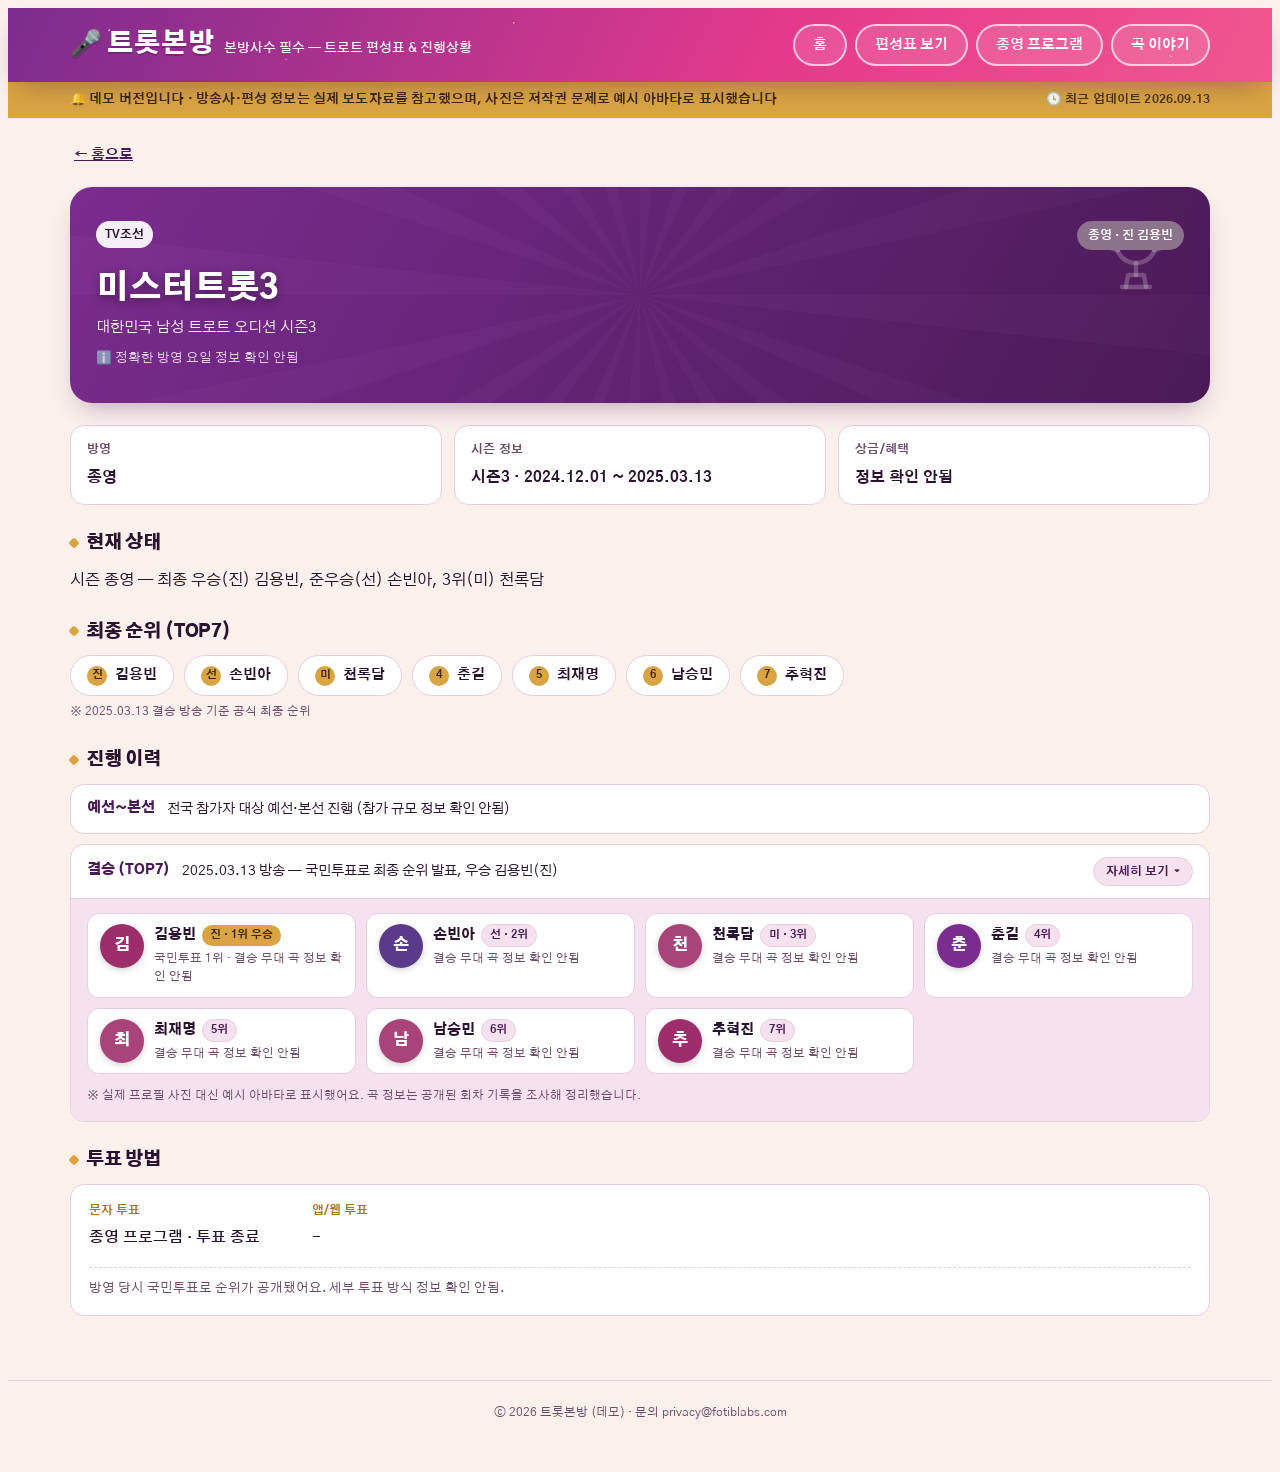
<file: programs/mistertrot3/index.html>
<!DOCTYPE html>
<html lang="ko">
<head>
<meta charset="UTF-8">
<meta name="viewport" content="width=device-width, initial-scale=1.0">
<title>미스터트롯3 - 트롯본방 (편성표·진행상황)</title>
<meta name="description" content="대한민국 남성 트로트 오디션 시즌3 — 종영 · 시즌 종영 — 최종 우승(진) 김용빈, 준우승(선) 손빈아, 3위(미) 천록담">
<link rel="canonical" href="https://trotbonbang.com/programs/mistertrot3/">
<meta property="og:title" content="미스터트롯3 - 트롯본방 (편성표·진행상황)">
<meta property="og:description" content="대한민국 남성 트로트 오디션 시즌3 — 종영 · 시즌 종영 — 최종 우승(진) 김용빈, 준우승(선) 손빈아, 3위(미) 천록담">
<meta property="og:type" content="website">
<meta property="og:locale" content="ko_KR">
<meta property="og:url" content="https://trotbonbang.com/programs/mistertrot3/">
<link rel="icon" href="data:image/svg+xml,%3Csvg%20xmlns='http://www.w3.org/2000/svg'%20viewBox='0%200%20100%20100'%3E%3Ctext%20y='.9em'%20font-size='90'%3E%F0%9F%8E%A4%3C/text%3E%3C/svg%3E">
<link rel="stylesheet" href="https://fonts.googleapis.com/css2?family=Gothic+A1:wght@400;500;700;900&display=swap">
<link rel="stylesheet" href="/style.css">
</head>
<body>
<header class="site-header"><div class="wrap"><div class="brand"><a href="/" style="text-decoration:none;color:inherit;"><span class="brand-mark">🎤 트롯본방</span></a><span class="brand-tagline">본방사수 필수 — 트로트 편성표 &amp; 진행상황</span></div><nav class="site-nav"><a class="nav-btn" href="/">홈</a><a class="nav-btn" href="/#schedule">편성표 보기</a><a class="nav-btn" href="/#ended">종영 프로그램</a><a class="nav-btn" href="/#posts">곡 이야기</a></nav></div></header><div class="demo-strip"><div class="wrap"><span class="msg">🔔 데모 버전입니다 · 방송사·편성 정보는 실제 보도자료를 참고했으며, 사진은 저작권 문제로 예시 아바타로 표시했습니다</span><span class="updated">🕓 최근 업데이트 2026.09.13</span></div></div><main><section><div class="wrap"><a class="back-btn" href="/">← 홈으로</a><div class="detail-hero" style="--acc:#7B2C8F;--acc-dark:#4A1A57"><span class="type-icon type-icon-hero" aria-hidden="true"><svg viewBox="0 0 48 48" fill="none" stroke="currentColor" stroke-width="2.2" stroke-linecap="round" stroke-linejoin="round"><path d="M14 8h20v9a10 10 0 0 1-20 0V8z"/><path d="M14 11H8a1 1 0 0 0-1 1c0 4.5 3.2 8 8 8.6"/><path d="M34 11h6a1 1 0 0 1 1 1c0 4.5-3.2 8-8 8.6"/><path d="M24 27v6"/><path d="M17 39h14"/><path d="M19 39l1-6h8l1 6"/></svg></span><div class="detail-hero-top"><span class="chip">TV조선</span><span class="status-pill tone-ended">종영 · 진 김용빈</span></div><h1 class="detail-title">미스터트롯3</h1><p class="detail-tagline">대한민국 남성 트로트 오디션 시즌3</p><p class="detail-tagline" style="margin-top:8px;font-size:0.8rem;opacity:0.85;">ℹ️ 정확한 방영 요일 정보 확인 안됨</p></div><div class="facts-row"><div class="fact-card"><span class="label">방영</span><span class="value">종영</span></div><div class="fact-card"><span class="label">시즌 정보</span><span class="value">시즌3 · 2024.12.01 ~ 2025.03.13</span></div><div class="fact-card"><span class="label">상금/혜택</span><span class="value">정보 확인 안됨</span></div></div><div class="detail-section"><h2>현재 상태</h2><p>시즌 종영 — 최종 우승(진) 김용빈, 준우승(선) 손빈아, 3위(미) 천록담</p></div><div class="detail-section"><h2>최종 순위 (TOP7)</h2><div class="lineup-list"><span class="lineup-chip"><span class="rank">진</span>김용빈</span><span class="lineup-chip"><span class="rank">선</span>손빈아</span><span class="lineup-chip"><span class="rank">미</span>천록담</span><span class="lineup-chip"><span class="rank">4</span>춘길</span><span class="lineup-chip"><span class="rank">5</span>최재명</span><span class="lineup-chip"><span class="rank">6</span>남승민</span><span class="lineup-chip"><span class="rank">7</span>추혁진</span></div><p class="data-note">※ 2025.03.13 결승 방송 기준 공식 최종 순위</p></div><div class="detail-section"><h2>진행 이력</h2><div class="history-list"><div class="history-stage"><div class="history-stage-head"><span class="history-stage-name">예선~본선</span><span class="history-stage-result">전국 참가자 대상 예선·본선 진행 (참가 규모 정보 확인 안됨)</span></div></div><div class="history-stage"><div class="history-stage-head"><span class="history-stage-name">결승 (TOP7)</span><span class="history-stage-result">2025.03.13 방송 — 국민투표로 최종 순위 발표, 우승 김용빈(진)</span><button class="history-toggle" data-toggle="hist-mistertrot3-1" aria-expanded="false"><span class="toggle-label">자세히 보기</span><span class="chevron">▾</span></button></div><div class="history-roster" id="hist-mistertrot3-1" hidden><div class="roster-card"><span class="avatar" style="background:#9E2E6B" aria-hidden="true">김</span><div class="roster-body"><div class="roster-name-row"><span class="roster-name">김용빈</span><span class="rtag rtag-win">진 · 1위 우승</span></div><div class="roster-detail">국민투표 1위 · 결승 무대 곡 정보 확인 안됨</div></div></div><div class="roster-card"><span class="avatar" style="background:#5B3A8C" aria-hidden="true">손</span><div class="roster-body"><div class="roster-name-row"><span class="roster-name">손빈아</span><span class="rtag rtag-final">선 · 2위</span></div><div class="roster-detail">결승 무대 곡 정보 확인 안됨</div></div></div><div class="roster-card"><span class="avatar" style="background:#A8447A" aria-hidden="true">천</span><div class="roster-body"><div class="roster-name-row"><span class="roster-name">천록담</span><span class="rtag rtag-final">미 · 3위</span></div><div class="roster-detail">결승 무대 곡 정보 확인 안됨</div></div></div><div class="roster-card"><span class="avatar" style="background:#7B2C8F" aria-hidden="true">춘</span><div class="roster-body"><div class="roster-name-row"><span class="roster-name">춘길</span><span class="rtag rtag-final">4위</span></div><div class="roster-detail">결승 무대 곡 정보 확인 안됨</div></div></div><div class="roster-card"><span class="avatar" style="background:#A8447A" aria-hidden="true">최</span><div class="roster-body"><div class="roster-name-row"><span class="roster-name">최재명</span><span class="rtag rtag-final">5위</span></div><div class="roster-detail">결승 무대 곡 정보 확인 안됨</div></div></div><div class="roster-card"><span class="avatar" style="background:#A8447A" aria-hidden="true">남</span><div class="roster-body"><div class="roster-name-row"><span class="roster-name">남승민</span><span class="rtag rtag-final">6위</span></div><div class="roster-detail">결승 무대 곡 정보 확인 안됨</div></div></div><div class="roster-card"><span class="avatar" style="background:#9E2E6B" aria-hidden="true">추</span><div class="roster-body"><div class="roster-name-row"><span class="roster-name">추혁진</span><span class="rtag rtag-final">7위</span></div><div class="roster-detail">결승 무대 곡 정보 확인 안됨</div></div></div><div class="roster-note">※ 실제 프로필 사진 대신 예시 아바타로 표시했어요. 곡 정보는 공개된 회차 기록을 조사해 정리했습니다.</div></div></div></div></div><div class="detail-section"><h2>투표 방법</h2><div class="vote-box"><div class="vote-item"><span class="label">문자 투표</span><span class="value">종영 프로그램 · 투표 종료</span></div><div class="vote-item"><span class="label">앱/웹 투표</span><span class="value">-</span></div><div class="vote-note">방영 당시 국민투표로 순위가 공개됐어요. 세부 투표 방식 정보 확인 안됨.</div></div></div></div></section></main><footer>ⓒ 2026 트롯본방 (데모) · 문의 privacy@fotiblabs.com</footer>
</body>
</html>
</file>
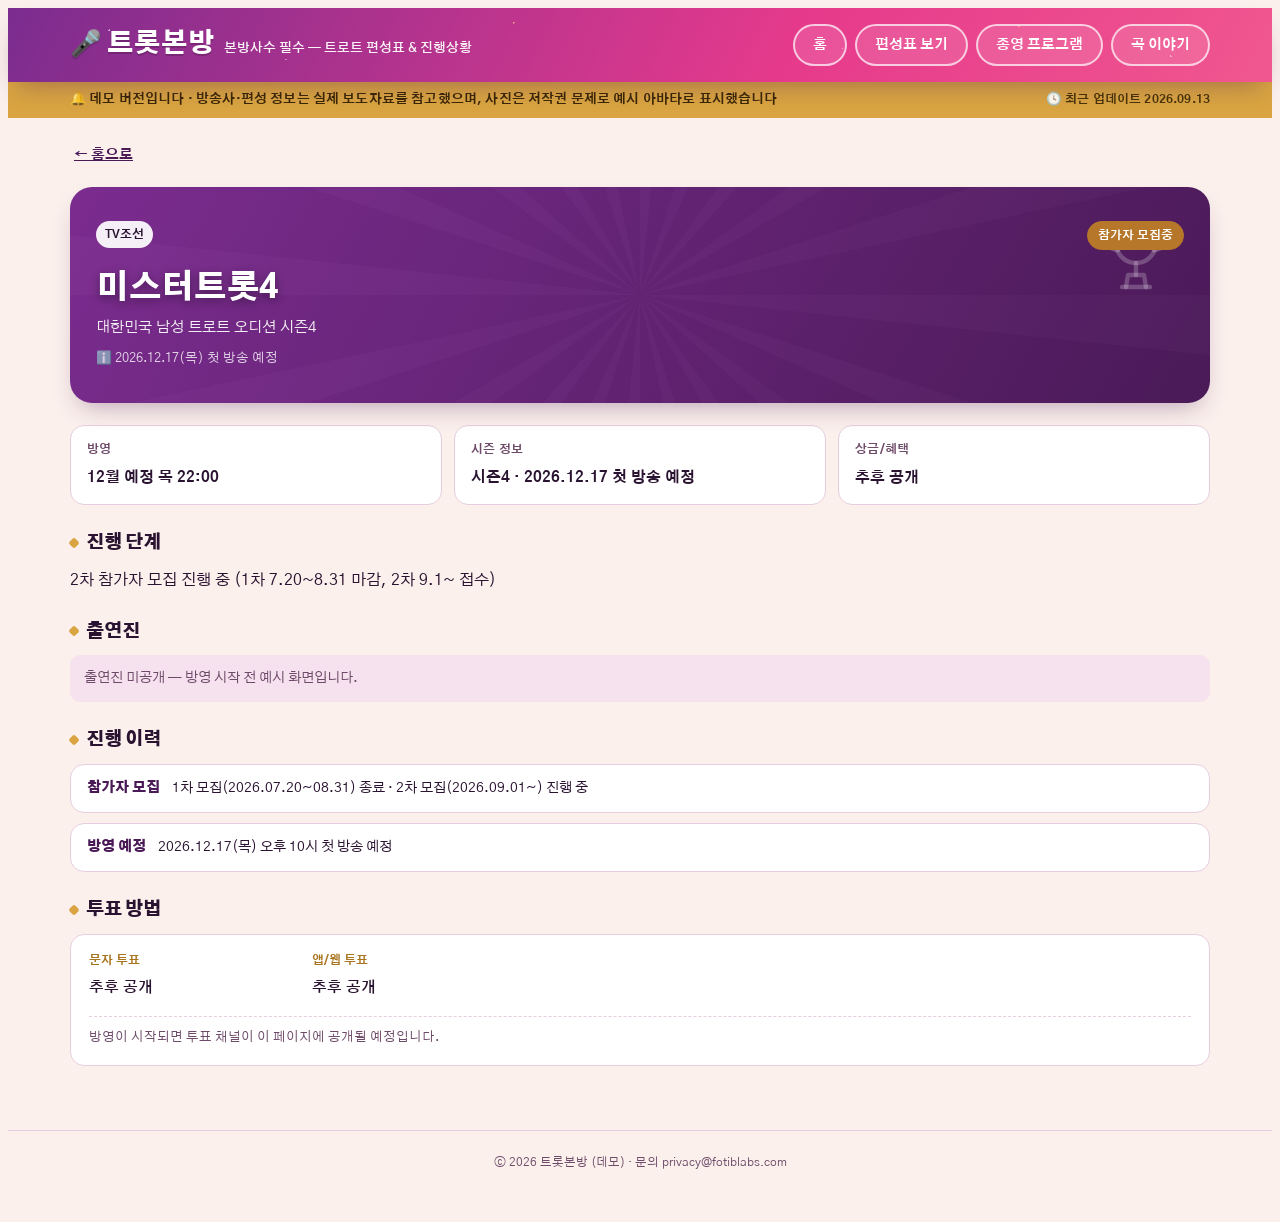
<file: programs/mistertrot4/index.html>
<!DOCTYPE html>
<html lang="ko">
<head>
<meta charset="UTF-8">
<meta name="viewport" content="width=device-width, initial-scale=1.0">
<title>미스터트롯4 - 트롯본방 (편성표·진행상황)</title>
<meta name="description" content="대한민국 남성 트로트 오디션 시즌4 — 12월 예정 목 22:00 · 2차 참가자 모집 진행 중 (1차 7.20~8.31 마감, 2차 9.1~ 접수)">
<link rel="canonical" href="https://trotbonbang.com/programs/mistertrot4/">
<meta property="og:title" content="미스터트롯4 - 트롯본방 (편성표·진행상황)">
<meta property="og:description" content="대한민국 남성 트로트 오디션 시즌4 — 12월 예정 목 22:00 · 2차 참가자 모집 진행 중 (1차 7.20~8.31 마감, 2차 9.1~ 접수)">
<meta property="og:type" content="website">
<meta property="og:locale" content="ko_KR">
<meta property="og:url" content="https://trotbonbang.com/programs/mistertrot4/">
<link rel="icon" href="data:image/svg+xml,%3Csvg%20xmlns='http://www.w3.org/2000/svg'%20viewBox='0%200%20100%20100'%3E%3Ctext%20y='.9em'%20font-size='90'%3E%F0%9F%8E%A4%3C/text%3E%3C/svg%3E">
<link rel="stylesheet" href="https://fonts.googleapis.com/css2?family=Gothic+A1:wght@400;500;700;900&display=swap">
<link rel="stylesheet" href="/style.css">
</head>
<body>
<header class="site-header"><div class="wrap"><div class="brand"><a href="/" style="text-decoration:none;color:inherit;"><span class="brand-mark">🎤 트롯본방</span></a><span class="brand-tagline">본방사수 필수 — 트로트 편성표 &amp; 진행상황</span></div><nav class="site-nav"><a class="nav-btn" href="/">홈</a><a class="nav-btn" href="/#schedule">편성표 보기</a><a class="nav-btn" href="/#ended">종영 프로그램</a><a class="nav-btn" href="/#posts">곡 이야기</a></nav></div></header><div class="demo-strip"><div class="wrap"><span class="msg">🔔 데모 버전입니다 · 방송사·편성 정보는 실제 보도자료를 참고했으며, 사진은 저작권 문제로 예시 아바타로 표시했습니다</span><span class="updated">🕓 최근 업데이트 2026.09.13</span></div></div><main><section><div class="wrap"><a class="back-btn" href="/">← 홈으로</a><div class="detail-hero" style="--acc:#7B2C8F;--acc-dark:#4A1A57"><span class="type-icon type-icon-hero" aria-hidden="true"><svg viewBox="0 0 48 48" fill="none" stroke="currentColor" stroke-width="2.2" stroke-linecap="round" stroke-linejoin="round"><path d="M14 8h20v9a10 10 0 0 1-20 0V8z"/><path d="M14 11H8a1 1 0 0 0-1 1c0 4.5 3.2 8 8 8.6"/><path d="M34 11h6a1 1 0 0 1 1 1c0 4.5-3.2 8-8 8.6"/><path d="M24 27v6"/><path d="M17 39h14"/><path d="M19 39l1-6h8l1 6"/></svg></span><div class="detail-hero-top"><span class="chip">TV조선</span><span class="status-pill tone-upcoming">참가자 모집중</span></div><h1 class="detail-title">미스터트롯4</h1><p class="detail-tagline">대한민국 남성 트로트 오디션 시즌4</p><p class="detail-tagline" style="margin-top:8px;font-size:0.8rem;opacity:0.85;">ℹ️ 2026.12.17(목) 첫 방송 예정</p></div><div class="facts-row"><div class="fact-card"><span class="label">방영</span><span class="value">12월 예정 목 22:00</span></div><div class="fact-card"><span class="label">시즌 정보</span><span class="value">시즌4 · 2026.12.17 첫 방송 예정</span></div><div class="fact-card"><span class="label">상금/혜택</span><span class="value">추후 공개</span></div></div><div class="detail-section"><h2>진행 단계</h2><p>2차 참가자 모집 진행 중 (1차 7.20~8.31 마감, 2차 9.1~ 접수)</p></div><div class="detail-section"><h2>출연진</h2><p class="empty-note">출연진 미공개 — 방영 시작 전 예시 화면입니다.</p></div><div class="detail-section"><h2>진행 이력</h2><div class="history-list"><div class="history-stage"><div class="history-stage-head"><span class="history-stage-name">참가자 모집</span><span class="history-stage-result">1차 모집(2026.07.20~08.31) 종료 · 2차 모집(2026.09.01~) 진행 중</span></div></div><div class="history-stage"><div class="history-stage-head"><span class="history-stage-name">방영 예정</span><span class="history-stage-result">2026.12.17(목) 오후 10시 첫 방송 예정</span></div></div></div></div><div class="detail-section"><h2>투표 방법</h2><div class="vote-box"><div class="vote-item"><span class="label">문자 투표</span><span class="value">추후 공개</span></div><div class="vote-item"><span class="label">앱/웹 투표</span><span class="value">추후 공개</span></div><div class="vote-note">방영이 시작되면 투표 채널이 이 페이지에 공개될 예정입니다.</div></div></div></div></section></main><footer>ⓒ 2026 트롯본방 (데모) · 문의 privacy@fotiblabs.com</footer>
</body>
</html>
</file>
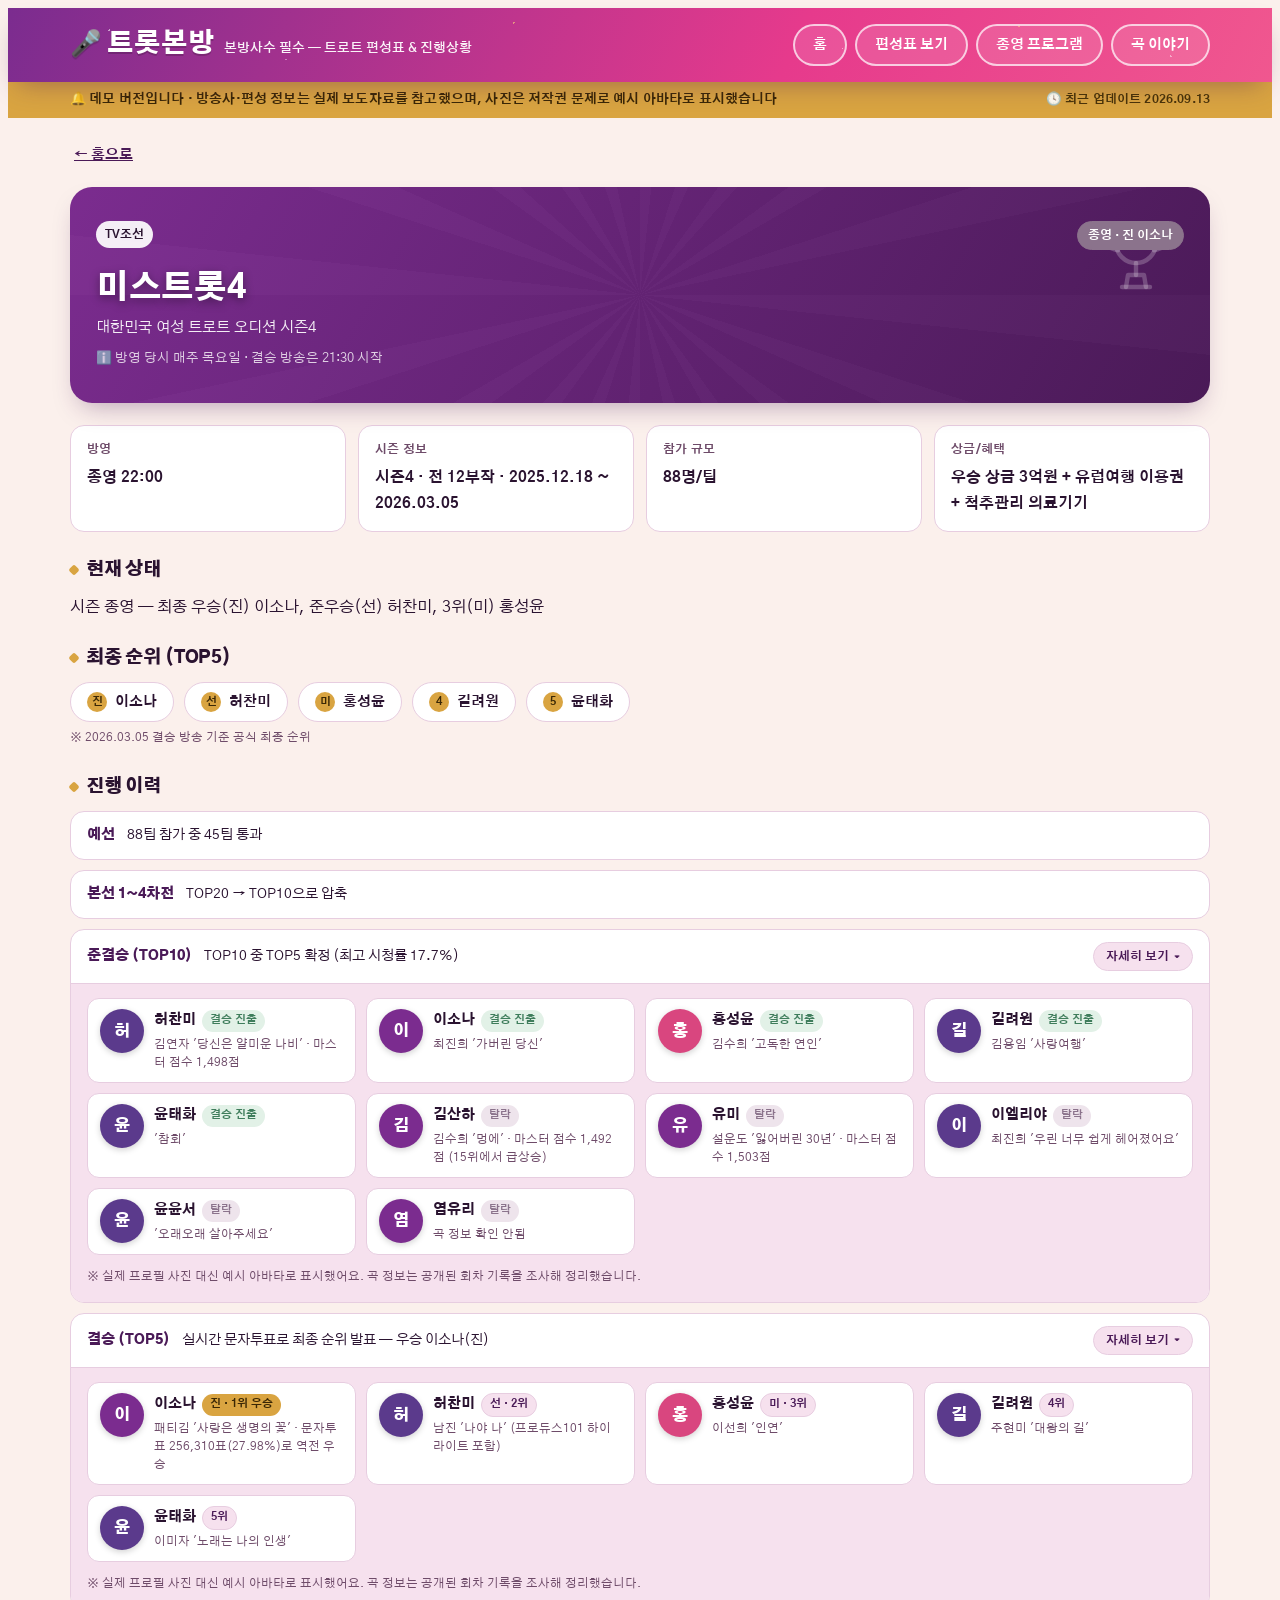
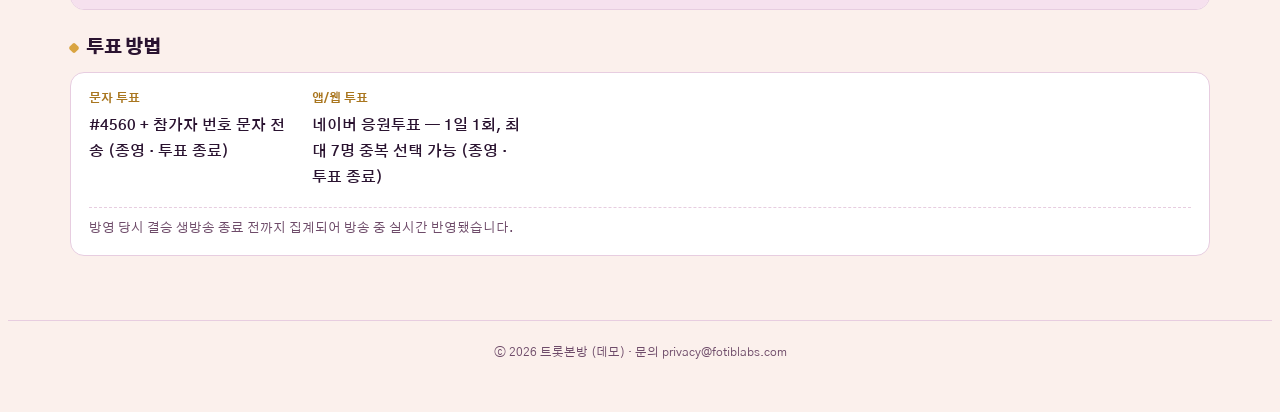
<file: programs/mistrot4/index.html>
<!DOCTYPE html>
<html lang="ko">
<head>
<meta charset="UTF-8">
<meta name="viewport" content="width=device-width, initial-scale=1.0">
<title>미스트롯4 - 트롯본방 (편성표·진행상황)</title>
<meta name="description" content="대한민국 여성 트로트 오디션 시즌4 — 종영 22:00 · 시즌 종영 — 최종 우승(진) 이소나, 준우승(선) 허찬미, 3위(미) 홍성윤">
<link rel="canonical" href="https://trotbonbang.com/programs/mistrot4/">
<meta property="og:title" content="미스트롯4 - 트롯본방 (편성표·진행상황)">
<meta property="og:description" content="대한민국 여성 트로트 오디션 시즌4 — 종영 22:00 · 시즌 종영 — 최종 우승(진) 이소나, 준우승(선) 허찬미, 3위(미) 홍성윤">
<meta property="og:type" content="website">
<meta property="og:locale" content="ko_KR">
<meta property="og:url" content="https://trotbonbang.com/programs/mistrot4/">
<link rel="icon" href="data:image/svg+xml,%3Csvg%20xmlns='http://www.w3.org/2000/svg'%20viewBox='0%200%20100%20100'%3E%3Ctext%20y='.9em'%20font-size='90'%3E%F0%9F%8E%A4%3C/text%3E%3C/svg%3E">
<link rel="stylesheet" href="https://fonts.googleapis.com/css2?family=Gothic+A1:wght@400;500;700;900&display=swap">
<link rel="stylesheet" href="/style.css">
</head>
<body>
<header class="site-header"><div class="wrap"><div class="brand"><a href="/" style="text-decoration:none;color:inherit;"><span class="brand-mark">🎤 트롯본방</span></a><span class="brand-tagline">본방사수 필수 — 트로트 편성표 &amp; 진행상황</span></div><nav class="site-nav"><a class="nav-btn" href="/">홈</a><a class="nav-btn" href="/#schedule">편성표 보기</a><a class="nav-btn" href="/#ended">종영 프로그램</a><a class="nav-btn" href="/#posts">곡 이야기</a></nav></div></header><div class="demo-strip"><div class="wrap"><span class="msg">🔔 데모 버전입니다 · 방송사·편성 정보는 실제 보도자료를 참고했으며, 사진은 저작권 문제로 예시 아바타로 표시했습니다</span><span class="updated">🕓 최근 업데이트 2026.09.13</span></div></div><main><section><div class="wrap"><a class="back-btn" href="/">← 홈으로</a><div class="detail-hero" style="--acc:#7B2C8F;--acc-dark:#4A1A57"><span class="type-icon type-icon-hero" aria-hidden="true"><svg viewBox="0 0 48 48" fill="none" stroke="currentColor" stroke-width="2.2" stroke-linecap="round" stroke-linejoin="round"><path d="M14 8h20v9a10 10 0 0 1-20 0V8z"/><path d="M14 11H8a1 1 0 0 0-1 1c0 4.5 3.2 8 8 8.6"/><path d="M34 11h6a1 1 0 0 1 1 1c0 4.5-3.2 8-8 8.6"/><path d="M24 27v6"/><path d="M17 39h14"/><path d="M19 39l1-6h8l1 6"/></svg></span><div class="detail-hero-top"><span class="chip">TV조선</span><span class="status-pill tone-ended">종영 · 진 이소나</span></div><h1 class="detail-title">미스트롯4</h1><p class="detail-tagline">대한민국 여성 트로트 오디션 시즌4</p><p class="detail-tagline" style="margin-top:8px;font-size:0.8rem;opacity:0.85;">ℹ️ 방영 당시 매주 목요일 · 결승 방송은 21:30 시작</p></div><div class="facts-row"><div class="fact-card"><span class="label">방영</span><span class="value">종영 22:00</span></div><div class="fact-card"><span class="label">시즌 정보</span><span class="value">시즌4 · 전 12부작 · 2025.12.18 ~ 2026.03.05</span></div><div class="fact-card"><span class="label">참가 규모</span><span class="value">88명/팀</span></div><div class="fact-card"><span class="label">상금/혜택</span><span class="value">우승 상금 3억원 + 유럽여행 이용권 + 척추관리 의료기기</span></div></div><div class="detail-section"><h2>현재 상태</h2><p>시즌 종영 — 최종 우승(진) 이소나, 준우승(선) 허찬미, 3위(미) 홍성윤</p></div><div class="detail-section"><h2>최종 순위 (TOP5)</h2><div class="lineup-list"><span class="lineup-chip"><span class="rank">진</span>이소나</span><span class="lineup-chip"><span class="rank">선</span>허찬미</span><span class="lineup-chip"><span class="rank">미</span>홍성윤</span><span class="lineup-chip"><span class="rank">4</span>길려원</span><span class="lineup-chip"><span class="rank">5</span>윤태화</span></div><p class="data-note">※ 2026.03.05 결승 방송 기준 공식 최종 순위</p></div><div class="detail-section"><h2>진행 이력</h2><div class="history-list"><div class="history-stage"><div class="history-stage-head"><span class="history-stage-name">예선</span><span class="history-stage-result">88팀 참가 중 45팀 통과</span></div></div><div class="history-stage"><div class="history-stage-head"><span class="history-stage-name">본선 1~4차전</span><span class="history-stage-result">TOP20 → TOP10으로 압축</span></div></div><div class="history-stage"><div class="history-stage-head"><span class="history-stage-name">준결승 (TOP10)</span><span class="history-stage-result">TOP10 중 TOP5 확정 (최고 시청률 17.7%)</span><button class="history-toggle" data-toggle="hist-mistrot4-2" aria-expanded="false"><span class="toggle-label">자세히 보기</span><span class="chevron">▾</span></button></div><div class="history-roster" id="hist-mistrot4-2" hidden><div class="roster-card"><span class="avatar" style="background:#5B3A8C" aria-hidden="true">허</span><div class="roster-body"><div class="roster-name-row"><span class="roster-name">허찬미</span><span class="rtag rtag-advance">결승 진출</span></div><div class="roster-detail">김연자 '당신은 얄미운 나비' · 마스터 점수 1,498점</div></div></div><div class="roster-card"><span class="avatar" style="background:#7B2C8F" aria-hidden="true">이</span><div class="roster-body"><div class="roster-name-row"><span class="roster-name">이소나</span><span class="rtag rtag-advance">결승 진출</span></div><div class="roster-detail">최진희 '가버린 당신'</div></div></div><div class="roster-card"><span class="avatar" style="background:#D9467F" aria-hidden="true">홍</span><div class="roster-body"><div class="roster-name-row"><span class="roster-name">홍성윤</span><span class="rtag rtag-advance">결승 진출</span></div><div class="roster-detail">김수희 '고독한 연인'</div></div></div><div class="roster-card"><span class="avatar" style="background:#5B3A8C" aria-hidden="true">길</span><div class="roster-body"><div class="roster-name-row"><span class="roster-name">길려원</span><span class="rtag rtag-advance">결승 진출</span></div><div class="roster-detail">김용임 '사랑여행'</div></div></div><div class="roster-card"><span class="avatar" style="background:#5B3A8C" aria-hidden="true">윤</span><div class="roster-body"><div class="roster-name-row"><span class="roster-name">윤태화</span><span class="rtag rtag-advance">결승 진출</span></div><div class="roster-detail">'참회'</div></div></div><div class="roster-card"><span class="avatar" style="background:#7B2C8F" aria-hidden="true">김</span><div class="roster-body"><div class="roster-name-row"><span class="roster-name">김산하</span><span class="rtag rtag-eliminated">탈락</span></div><div class="roster-detail">김수희 '멍에' · 마스터 점수 1,492점 (15위에서 급상승)</div></div></div><div class="roster-card"><span class="avatar" style="background:#7B2C8F" aria-hidden="true">유</span><div class="roster-body"><div class="roster-name-row"><span class="roster-name">유미</span><span class="rtag rtag-eliminated">탈락</span></div><div class="roster-detail">설운도 '잃어버린 30년' · 마스터 점수 1,503점</div></div></div><div class="roster-card"><span class="avatar" style="background:#5B3A8C" aria-hidden="true">이</span><div class="roster-body"><div class="roster-name-row"><span class="roster-name">이엘리야</span><span class="rtag rtag-eliminated">탈락</span></div><div class="roster-detail">최진희 '우린 너무 쉽게 헤어졌어요'</div></div></div><div class="roster-card"><span class="avatar" style="background:#5B3A8C" aria-hidden="true">윤</span><div class="roster-body"><div class="roster-name-row"><span class="roster-name">윤윤서</span><span class="rtag rtag-eliminated">탈락</span></div><div class="roster-detail">'오래오래 살아주세요'</div></div></div><div class="roster-card"><span class="avatar" style="background:#7B2C8F" aria-hidden="true">염</span><div class="roster-body"><div class="roster-name-row"><span class="roster-name">염유리</span><span class="rtag rtag-eliminated">탈락</span></div><div class="roster-detail">곡 정보 확인 안됨</div></div></div><div class="roster-note">※ 실제 프로필 사진 대신 예시 아바타로 표시했어요. 곡 정보는 공개된 회차 기록을 조사해 정리했습니다.</div></div></div><div class="history-stage"><div class="history-stage-head"><span class="history-stage-name">결승 (TOP5)</span><span class="history-stage-result">실시간 문자투표로 최종 순위 발표 — 우승 이소나(진)</span><button class="history-toggle" data-toggle="hist-mistrot4-3" aria-expanded="false"><span class="toggle-label">자세히 보기</span><span class="chevron">▾</span></button></div><div class="history-roster" id="hist-mistrot4-3" hidden><div class="roster-card"><span class="avatar" style="background:#7B2C8F" aria-hidden="true">이</span><div class="roster-body"><div class="roster-name-row"><span class="roster-name">이소나</span><span class="rtag rtag-win">진 · 1위 우승</span></div><div class="roster-detail">패티김 '사랑은 생명의 꽃' · 문자투표 256,310표(27.98%)로 역전 우승</div></div></div><div class="roster-card"><span class="avatar" style="background:#5B3A8C" aria-hidden="true">허</span><div class="roster-body"><div class="roster-name-row"><span class="roster-name">허찬미</span><span class="rtag rtag-final">선 · 2위</span></div><div class="roster-detail">남진 '나야 나' (프로듀스101 하이라이트 포함)</div></div></div><div class="roster-card"><span class="avatar" style="background:#D9467F" aria-hidden="true">홍</span><div class="roster-body"><div class="roster-name-row"><span class="roster-name">홍성윤</span><span class="rtag rtag-final">미 · 3위</span></div><div class="roster-detail">이선희 '인연'</div></div></div><div class="roster-card"><span class="avatar" style="background:#5B3A8C" aria-hidden="true">길</span><div class="roster-body"><div class="roster-name-row"><span class="roster-name">길려원</span><span class="rtag rtag-final">4위</span></div><div class="roster-detail">주현미 '대왕의 길'</div></div></div><div class="roster-card"><span class="avatar" style="background:#5B3A8C" aria-hidden="true">윤</span><div class="roster-body"><div class="roster-name-row"><span class="roster-name">윤태화</span><span class="rtag rtag-final">5위</span></div><div class="roster-detail">이미자 '노래는 나의 인생'</div></div></div><div class="roster-note">※ 실제 프로필 사진 대신 예시 아바타로 표시했어요. 곡 정보는 공개된 회차 기록을 조사해 정리했습니다.</div></div></div></div></div><div class="detail-section"><h2>투표 방법</h2><div class="vote-box"><div class="vote-item"><span class="label">문자 투표</span><span class="value">#4560 + 참가자 번호 문자 전송 (종영 · 투표 종료)</span></div><div class="vote-item"><span class="label">앱/웹 투표</span><span class="value">네이버 응원투표 — 1일 1회, 최대 7명 중복 선택 가능 (종영 · 투표 종료)</span></div><div class="vote-note">방영 당시 결승 생방송 종료 전까지 집계되어 방송 중 실시간 반영됐습니다.</div></div></div></div></section></main><footer>ⓒ 2026 트롯본방 (데모) · 문의 privacy@fotiblabs.com</footer>
</body>
</html>
</file>
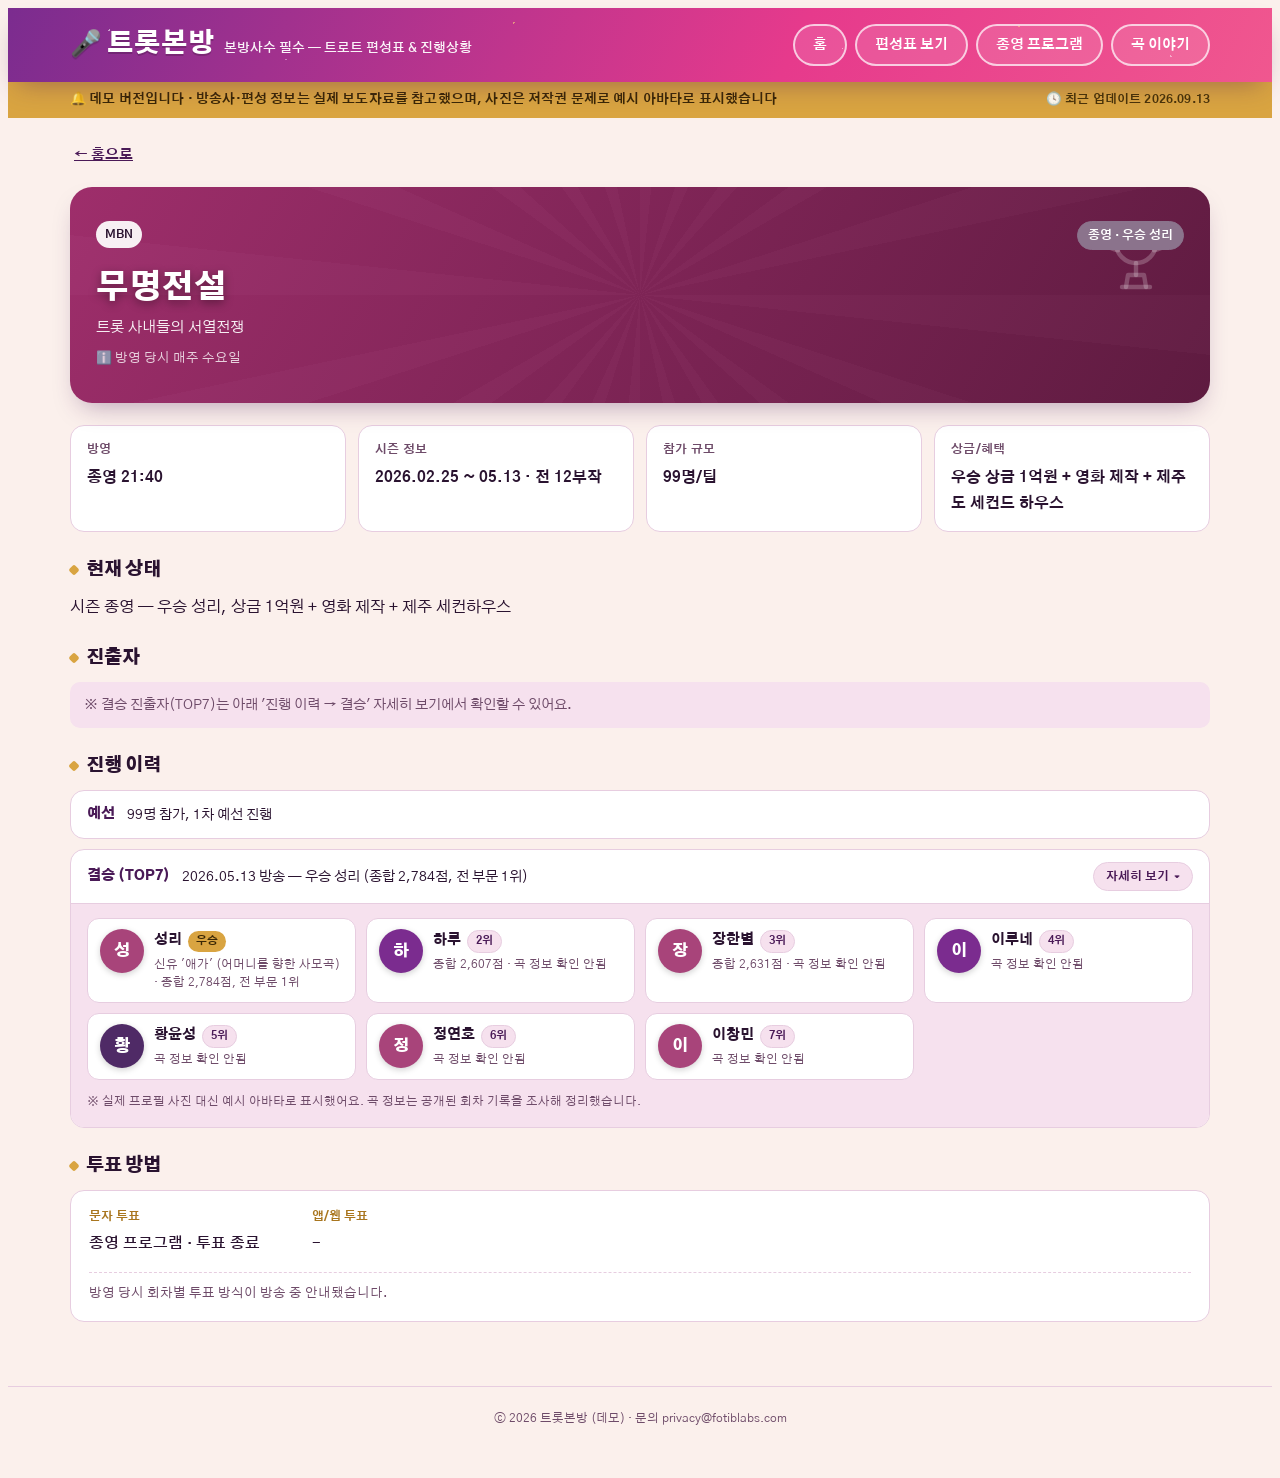
<file: programs/mumyeongjeonseol/index.html>
<!DOCTYPE html>
<html lang="ko">
<head>
<meta charset="UTF-8">
<meta name="viewport" content="width=device-width, initial-scale=1.0">
<title>무명전설 - 트롯본방 (편성표·진행상황)</title>
<meta name="description" content="트롯 사내들의 서열전쟁 — 종영 21:40 · 시즌 종영 — 우승 성리, 상금 1억원 + 영화 제작 + 제주 세컨하우스">
<link rel="canonical" href="https://trotbonbang.com/programs/mumyeongjeonseol/">
<meta property="og:title" content="무명전설 - 트롯본방 (편성표·진행상황)">
<meta property="og:description" content="트롯 사내들의 서열전쟁 — 종영 21:40 · 시즌 종영 — 우승 성리, 상금 1억원 + 영화 제작 + 제주 세컨하우스">
<meta property="og:type" content="website">
<meta property="og:locale" content="ko_KR">
<meta property="og:url" content="https://trotbonbang.com/programs/mumyeongjeonseol/">
<link rel="icon" href="data:image/svg+xml,%3Csvg%20xmlns='http://www.w3.org/2000/svg'%20viewBox='0%200%20100%20100'%3E%3Ctext%20y='.9em'%20font-size='90'%3E%F0%9F%8E%A4%3C/text%3E%3C/svg%3E">
<link rel="stylesheet" href="https://fonts.googleapis.com/css2?family=Gothic+A1:wght@400;500;700;900&display=swap">
<link rel="stylesheet" href="/style.css">
</head>
<body>
<header class="site-header"><div class="wrap"><div class="brand"><a href="/" style="text-decoration:none;color:inherit;"><span class="brand-mark">🎤 트롯본방</span></a><span class="brand-tagline">본방사수 필수 — 트로트 편성표 &amp; 진행상황</span></div><nav class="site-nav"><a class="nav-btn" href="/">홈</a><a class="nav-btn" href="/#schedule">편성표 보기</a><a class="nav-btn" href="/#ended">종영 프로그램</a><a class="nav-btn" href="/#posts">곡 이야기</a></nav></div></header><div class="demo-strip"><div class="wrap"><span class="msg">🔔 데모 버전입니다 · 방송사·편성 정보는 실제 보도자료를 참고했으며, 사진은 저작권 문제로 예시 아바타로 표시했습니다</span><span class="updated">🕓 최근 업데이트 2026.09.13</span></div></div><main><section><div class="wrap"><a class="back-btn" href="/">← 홈으로</a><div class="detail-hero" style="--acc:#9E2E6B;--acc-dark:#5E1B40"><span class="type-icon type-icon-hero" aria-hidden="true"><svg viewBox="0 0 48 48" fill="none" stroke="currentColor" stroke-width="2.2" stroke-linecap="round" stroke-linejoin="round"><path d="M14 8h20v9a10 10 0 0 1-20 0V8z"/><path d="M14 11H8a1 1 0 0 0-1 1c0 4.5 3.2 8 8 8.6"/><path d="M34 11h6a1 1 0 0 1 1 1c0 4.5-3.2 8-8 8.6"/><path d="M24 27v6"/><path d="M17 39h14"/><path d="M19 39l1-6h8l1 6"/></svg></span><div class="detail-hero-top"><span class="chip">MBN</span><span class="status-pill tone-ended">종영 · 우승 성리</span></div><h1 class="detail-title">무명전설</h1><p class="detail-tagline">트롯 사내들의 서열전쟁</p><p class="detail-tagline" style="margin-top:8px;font-size:0.8rem;opacity:0.85;">ℹ️ 방영 당시 매주 수요일</p></div><div class="facts-row"><div class="fact-card"><span class="label">방영</span><span class="value">종영 21:40</span></div><div class="fact-card"><span class="label">시즌 정보</span><span class="value">2026.02.25 ~ 05.13 · 전 12부작</span></div><div class="fact-card"><span class="label">참가 규모</span><span class="value">99명/팀</span></div><div class="fact-card"><span class="label">상금/혜택</span><span class="value">우승 상금 1억원 + 영화 제작 + 제주도 세컨드 하우스</span></div></div><div class="detail-section"><h2>현재 상태</h2><p>시즌 종영 — 우승 성리, 상금 1억원 + 영화 제작 + 제주 세컨하우스</p></div><div class="detail-section"><h2>진출자</h2><p class="empty-note">※ 결승 진출자(TOP7)는 아래 '진행 이력 → 결승' 자세히 보기에서 확인할 수 있어요.</p></div><div class="detail-section"><h2>진행 이력</h2><div class="history-list"><div class="history-stage"><div class="history-stage-head"><span class="history-stage-name">예선</span><span class="history-stage-result">99명 참가, 1차 예선 진행</span></div></div><div class="history-stage"><div class="history-stage-head"><span class="history-stage-name">결승 (TOP7)</span><span class="history-stage-result">2026.05.13 방송 — 우승 성리 (종합 2,784점, 전 부문 1위)</span><button class="history-toggle" data-toggle="hist-mumyeongjeonseol-1" aria-expanded="false"><span class="toggle-label">자세히 보기</span><span class="chevron">▾</span></button></div><div class="history-roster" id="hist-mumyeongjeonseol-1" hidden><div class="roster-card"><span class="avatar" style="background:#A8447A" aria-hidden="true">성</span><div class="roster-body"><div class="roster-name-row"><span class="roster-name">성리</span><span class="rtag rtag-win">우승</span></div><div class="roster-detail">신유 '애가' (어머니를 향한 사모곡) · 종합 2,784점, 전 부문 1위</div></div></div><div class="roster-card"><span class="avatar" style="background:#7B2C8F" aria-hidden="true">하</span><div class="roster-body"><div class="roster-name-row"><span class="roster-name">하루</span><span class="rtag rtag-final">2위</span></div><div class="roster-detail">종합 2,607점 · 곡 정보 확인 안됨</div></div></div><div class="roster-card"><span class="avatar" style="background:#A8447A" aria-hidden="true">장</span><div class="roster-body"><div class="roster-name-row"><span class="roster-name">장한별</span><span class="rtag rtag-final">3위</span></div><div class="roster-detail">종합 2,631점 · 곡 정보 확인 안됨</div></div></div><div class="roster-card"><span class="avatar" style="background:#7B2C8F" aria-hidden="true">이</span><div class="roster-body"><div class="roster-name-row"><span class="roster-name">이루네</span><span class="rtag rtag-final">4위</span></div><div class="roster-detail">곡 정보 확인 안됨</div></div></div><div class="roster-card"><span class="avatar" style="background:#4F2A66" aria-hidden="true">황</span><div class="roster-body"><div class="roster-name-row"><span class="roster-name">황윤성</span><span class="rtag rtag-final">5위</span></div><div class="roster-detail">곡 정보 확인 안됨</div></div></div><div class="roster-card"><span class="avatar" style="background:#A8447A" aria-hidden="true">정</span><div class="roster-body"><div class="roster-name-row"><span class="roster-name">정연호</span><span class="rtag rtag-final">6위</span></div><div class="roster-detail">곡 정보 확인 안됨</div></div></div><div class="roster-card"><span class="avatar" style="background:#A8447A" aria-hidden="true">이</span><div class="roster-body"><div class="roster-name-row"><span class="roster-name">이창민</span><span class="rtag rtag-final">7위</span></div><div class="roster-detail">곡 정보 확인 안됨</div></div></div><div class="roster-note">※ 실제 프로필 사진 대신 예시 아바타로 표시했어요. 곡 정보는 공개된 회차 기록을 조사해 정리했습니다.</div></div></div></div></div><div class="detail-section"><h2>투표 방법</h2><div class="vote-box"><div class="vote-item"><span class="label">문자 투표</span><span class="value">종영 프로그램 · 투표 종료</span></div><div class="vote-item"><span class="label">앱/웹 투표</span><span class="value">-</span></div><div class="vote-note">방영 당시 회차별 투표 방식이 방송 중 안내됐습니다.</div></div></div></div></section></main><footer>ⓒ 2026 트롯본방 (데모) · 문의 privacy@fotiblabs.com</footer>
</body>
</html>
</file>
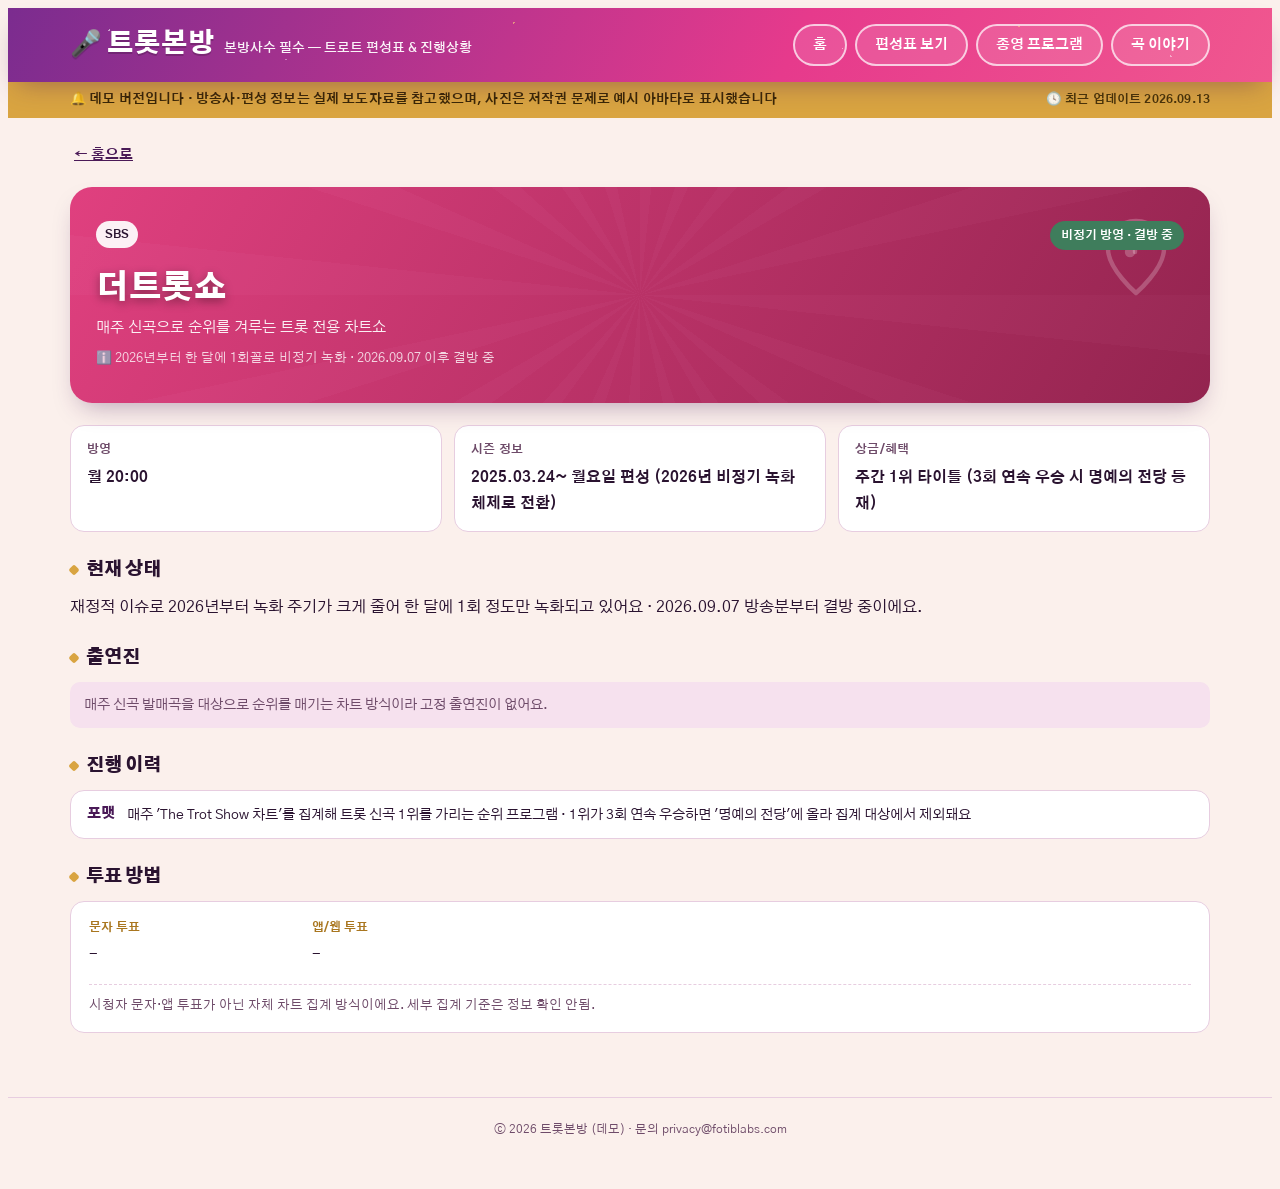
<file: programs/thetrotshow/index.html>
<!DOCTYPE html>
<html lang="ko">
<head>
<meta charset="UTF-8">
<meta name="viewport" content="width=device-width, initial-scale=1.0">
<title>더트롯쇼 - 트롯본방 (편성표·진행상황)</title>
<meta name="description" content="매주 신곡으로 순위를 겨루는 트롯 전용 차트쇼 — 월 20:00 · 재정적 이슈로 2026년부터 녹화 주기가 크게 줄어 한 달에 1회 정도만 녹화되고 있어요 · 2026.09.07 방송분부터 결방 중이에요.">
<link rel="canonical" href="https://trotbonbang.com/programs/thetrotshow/">
<meta property="og:title" content="더트롯쇼 - 트롯본방 (편성표·진행상황)">
<meta property="og:description" content="매주 신곡으로 순위를 겨루는 트롯 전용 차트쇼 — 월 20:00 · 재정적 이슈로 2026년부터 녹화 주기가 크게 줄어 한 달에 1회 정도만 녹화되고 있어요 · 2026.09.07 방송분부터 결방 중이에요.">
<meta property="og:type" content="website">
<meta property="og:locale" content="ko_KR">
<meta property="og:url" content="https://trotbonbang.com/programs/thetrotshow/">
<link rel="icon" href="data:image/svg+xml,%3Csvg%20xmlns='http://www.w3.org/2000/svg'%20viewBox='0%200%20100%20100'%3E%3Ctext%20y='.9em'%20font-size='90'%3E%F0%9F%8E%A4%3C/text%3E%3C/svg%3E">
<link rel="stylesheet" href="https://fonts.googleapis.com/css2?family=Gothic+A1:wght@400;500;700;900&display=swap">
<link rel="stylesheet" href="/style.css">
</head>
<body>
<header class="site-header"><div class="wrap"><div class="brand"><a href="/" style="text-decoration:none;color:inherit;"><span class="brand-mark">🎤 트롯본방</span></a><span class="brand-tagline">본방사수 필수 — 트로트 편성표 &amp; 진행상황</span></div><nav class="site-nav"><a class="nav-btn" href="/">홈</a><a class="nav-btn" href="/#schedule">편성표 보기</a><a class="nav-btn" href="/#ended">종영 프로그램</a><a class="nav-btn" href="/#posts">곡 이야기</a></nav></div></header><div class="demo-strip"><div class="wrap"><span class="msg">🔔 데모 버전입니다 · 방송사·편성 정보는 실제 보도자료를 참고했으며, 사진은 저작권 문제로 예시 아바타로 표시했습니다</span><span class="updated">🕓 최근 업데이트 2026.09.13</span></div></div><main><section><div class="wrap"><a class="back-btn" href="/">← 홈으로</a><div class="detail-hero" style="--acc:#E0407F;--acc-dark:#93244F"><span class="type-icon type-icon-hero" aria-hidden="true"><svg viewBox="0 0 48 48" fill="none" stroke="currentColor" stroke-width="2.2" stroke-linecap="round" stroke-linejoin="round"><path d="M24 6c8 0 14 6.2 14 14 0 10-14 22-14 22S10 30 10 20C10 12.2 16 6 24 6z"/><path d="M23.5 21.5V12l5-1.6"/><circle cx="21" cy="21.5" r="2.6" fill="currentColor" stroke="none"/></svg></span><div class="detail-hero-top"><span class="chip">SBS</span><span class="status-pill tone-live">비정기 방영 · 결방 중</span></div><h1 class="detail-title">더트롯쇼</h1><p class="detail-tagline">매주 신곡으로 순위를 겨루는 트롯 전용 차트쇼</p><p class="detail-tagline" style="margin-top:8px;font-size:0.8rem;opacity:0.85;">ℹ️ 2026년부터 한 달에 1회꼴로 비정기 녹화 · 2026.09.07 이후 결방 중</p></div><div class="facts-row"><div class="fact-card"><span class="label">방영</span><span class="value">월 20:00</span></div><div class="fact-card"><span class="label">시즌 정보</span><span class="value">2025.03.24~ 월요일 편성 (2026년 비정기 녹화 체제로 전환)</span></div><div class="fact-card"><span class="label">상금/혜택</span><span class="value">주간 1위 타이틀 (3회 연속 우승 시 명예의 전당 등재)</span></div></div><div class="detail-section"><h2>현재 상태</h2><p>재정적 이슈로 2026년부터 녹화 주기가 크게 줄어 한 달에 1회 정도만 녹화되고 있어요 · 2026.09.07 방송분부터 결방 중이에요.</p></div><div class="detail-section"><h2>출연진</h2><p class="empty-note">매주 신곡 발매곡을 대상으로 순위를 매기는 차트 방식이라 고정 출연진이 없어요.</p></div><div class="detail-section"><h2>진행 이력</h2><div class="history-list"><div class="history-stage"><div class="history-stage-head"><span class="history-stage-name">포맷</span><span class="history-stage-result">매주 'The Trot Show 차트'를 집계해 트롯 신곡 1위를 가리는 순위 프로그램 · 1위가 3회 연속 우승하면 '명예의 전당'에 올라 집계 대상에서 제외돼요</span></div></div></div></div><div class="detail-section"><h2>투표 방법</h2><div class="vote-box"><div class="vote-item"><span class="label">문자 투표</span><span class="value">-</span></div><div class="vote-item"><span class="label">앱/웹 투표</span><span class="value">-</span></div><div class="vote-note">시청자 문자·앱 투표가 아닌 자체 차트 집계 방식이에요. 세부 집계 기준은 정보 확인 안됨.</div></div></div></div></section></main><footer>ⓒ 2026 트롯본방 (데모) · 문의 privacy@fotiblabs.com</footer>
</body>
</html>
</file>
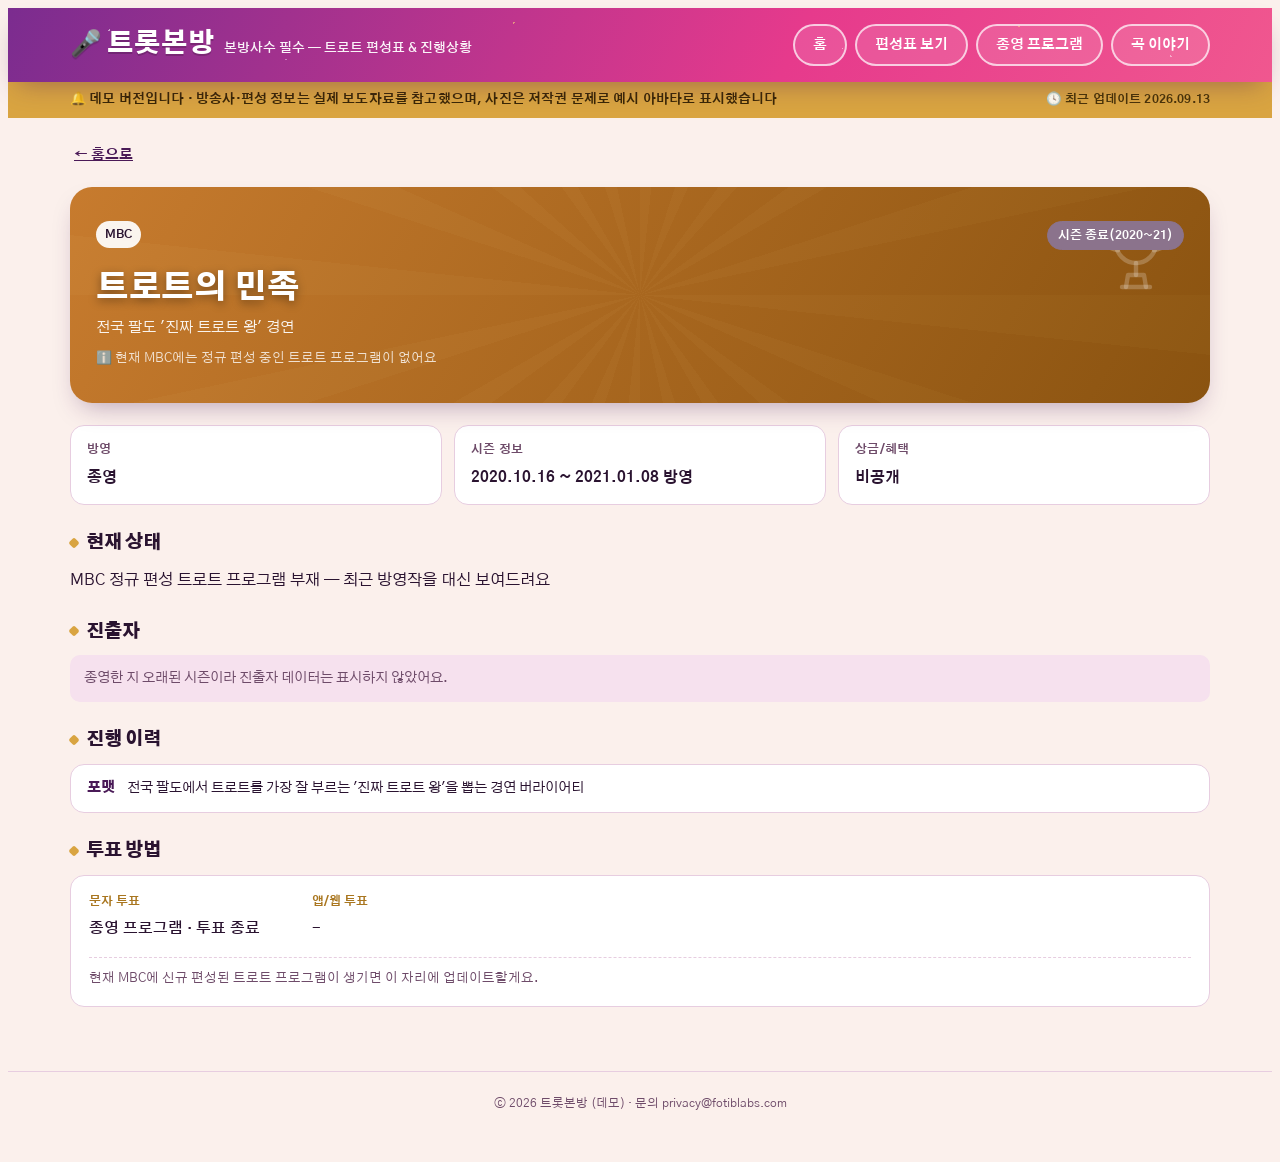
<file: programs/trotminjok/index.html>
<!DOCTYPE html>
<html lang="ko">
<head>
<meta charset="UTF-8">
<meta name="viewport" content="width=device-width, initial-scale=1.0">
<title>트로트의 민족 - 트롯본방 (편성표·진행상황)</title>
<meta name="description" content="전국 팔도 '진짜 트로트 왕' 경연 — 종영 · MBC 정규 편성 트로트 프로그램 부재 — 최근 방영작을 대신 보여드려요">
<link rel="canonical" href="https://trotbonbang.com/programs/trotminjok/">
<meta property="og:title" content="트로트의 민족 - 트롯본방 (편성표·진행상황)">
<meta property="og:description" content="전국 팔도 '진짜 트로트 왕' 경연 — 종영 · MBC 정규 편성 트로트 프로그램 부재 — 최근 방영작을 대신 보여드려요">
<meta property="og:type" content="website">
<meta property="og:locale" content="ko_KR">
<meta property="og:url" content="https://trotbonbang.com/programs/trotminjok/">
<link rel="icon" href="data:image/svg+xml,%3Csvg%20xmlns='http://www.w3.org/2000/svg'%20viewBox='0%200%20100%20100'%3E%3Ctext%20y='.9em'%20font-size='90'%3E%F0%9F%8E%A4%3C/text%3E%3C/svg%3E">
<link rel="stylesheet" href="https://fonts.googleapis.com/css2?family=Gothic+A1:wght@400;500;700;900&display=swap">
<link rel="stylesheet" href="/style.css">
</head>
<body>
<header class="site-header"><div class="wrap"><div class="brand"><a href="/" style="text-decoration:none;color:inherit;"><span class="brand-mark">🎤 트롯본방</span></a><span class="brand-tagline">본방사수 필수 — 트로트 편성표 &amp; 진행상황</span></div><nav class="site-nav"><a class="nav-btn" href="/">홈</a><a class="nav-btn" href="/#schedule">편성표 보기</a><a class="nav-btn" href="/#ended">종영 프로그램</a><a class="nav-btn" href="/#posts">곡 이야기</a></nav></div></header><div class="demo-strip"><div class="wrap"><span class="msg">🔔 데모 버전입니다 · 방송사·편성 정보는 실제 보도자료를 참고했으며, 사진은 저작권 문제로 예시 아바타로 표시했습니다</span><span class="updated">🕓 최근 업데이트 2026.09.13</span></div></div><main><section><div class="wrap"><a class="back-btn" href="/">← 홈으로</a><div class="detail-hero" style="--acc:#C77B2E;--acc-dark:#8A5310"><span class="type-icon type-icon-hero" aria-hidden="true"><svg viewBox="0 0 48 48" fill="none" stroke="currentColor" stroke-width="2.2" stroke-linecap="round" stroke-linejoin="round"><path d="M14 8h20v9a10 10 0 0 1-20 0V8z"/><path d="M14 11H8a1 1 0 0 0-1 1c0 4.5 3.2 8 8 8.6"/><path d="M34 11h6a1 1 0 0 1 1 1c0 4.5-3.2 8-8 8.6"/><path d="M24 27v6"/><path d="M17 39h14"/><path d="M19 39l1-6h8l1 6"/></svg></span><div class="detail-hero-top"><span class="chip">MBC</span><span class="status-pill tone-ended">시즌 종료(2020~21)</span></div><h1 class="detail-title">트로트의 민족</h1><p class="detail-tagline">전국 팔도 '진짜 트로트 왕' 경연</p><p class="detail-tagline" style="margin-top:8px;font-size:0.8rem;opacity:0.85;">ℹ️ 현재 MBC에는 정규 편성 중인 트로트 프로그램이 없어요</p></div><div class="facts-row"><div class="fact-card"><span class="label">방영</span><span class="value">종영</span></div><div class="fact-card"><span class="label">시즌 정보</span><span class="value">2020.10.16 ~ 2021.01.08 방영</span></div><div class="fact-card"><span class="label">상금/혜택</span><span class="value">비공개</span></div></div><div class="detail-section"><h2>현재 상태</h2><p>MBC 정규 편성 트로트 프로그램 부재 — 최근 방영작을 대신 보여드려요</p></div><div class="detail-section"><h2>진출자</h2><p class="empty-note">종영한 지 오래된 시즌이라 진출자 데이터는 표시하지 않았어요.</p></div><div class="detail-section"><h2>진행 이력</h2><div class="history-list"><div class="history-stage"><div class="history-stage-head"><span class="history-stage-name">포맷</span><span class="history-stage-result">전국 팔도에서 트로트를 가장 잘 부르는 '진짜 트로트 왕'을 뽑는 경연 버라이어티</span></div></div></div></div><div class="detail-section"><h2>투표 방법</h2><div class="vote-box"><div class="vote-item"><span class="label">문자 투표</span><span class="value">종영 프로그램 · 투표 종료</span></div><div class="vote-item"><span class="label">앱/웹 투표</span><span class="value">-</span></div><div class="vote-note">현재 MBC에 신규 편성된 트로트 프로그램이 생기면 이 자리에 업데이트할게요.</div></div></div></div></section></main><footer>ⓒ 2026 트롯본방 (데모) · 문의 privacy@fotiblabs.com</footer>
</body>
</html>
</file>
<file: style.css>
:root{
    --color-bg:#FBF0EC;
    --color-bg-alt:#F6E1EE;
    --color-surface:#FFFFFF;
    --color-ink:#2A1330;
    --color-ink-soft:#6E4B69;
    --color-primary:#7B2C8F;
    --color-primary-dark:#4A1A57;
    --color-accent:#E63A8C;
    --color-gold:#D9A441;
    --color-gold-dark:#A9761F;
    --color-border:#E7CDE0;
    --tone-live:#3F7D5C;
    --tone-live-bg:#E2F1E7;
    --tone-upcoming:#B6772A;
    --tone-upcoming-bg:#FBEBD6;
    --tone-ended:#8B738C;
    --tone-ended-bg:#EEE4EC;
    --font-display:'Gothic A1','Noto Sans KR',sans-serif;
    --font-body:'Gothic A1','Noto Sans KR',sans-serif;
    --radius-card:18px;
    --shadow-card:0 12px 26px -10px rgba(74,26,87,0.38);
    --shadow-soft:0 4px 14px -6px rgba(74,26,87,0.22);
  }

  *,*::before,*::after{box-sizing:border-box;}

  body{
    background:var(--color-bg);
    color:var(--color-ink);
    font-family:var(--font-body);
    font-size:16px;
    line-height:1.65;
    -webkit-font-smoothing:antialiased;
  }

  h1,h2,h3,h4{
    font-family:var(--font-display);
    font-weight:900;
    line-height:1.3;
    text-wrap:balance;
    margin:0;
    letter-spacing:-0.01em;
  }

  p{margin:0;}
  ul{margin:0;padding:0;list-style:none;}
  button{font-family:inherit;cursor:pointer;}
  a{color:inherit;}

  img,svg{max-width:100%;}

  :focus-visible{
    outline:3px solid var(--color-accent);
    outline-offset:2px;
    border-radius:6px;
  }

  .wrap{
    max-width:1180px;
    margin:0 auto;
    padding:0 20px;
  }

  /* ---------- header ---------- */
  .site-header{
    position:relative;
    background:linear-gradient(115deg,var(--color-primary) 0%,var(--color-accent) 62%,#F0578F 100%);
    background-image:
      radial-gradient(1.6px 1.6px at 8% 30%, rgba(255,255,255,0.55) 50%, transparent 51%),
      radial-gradient(1.6px 1.6px at 22% 70%, rgba(255,255,255,0.4) 50%, transparent 51%),
      radial-gradient(2px 2px at 40% 20%, rgba(255,225,120,0.55) 50%, transparent 51%),
      radial-gradient(1.4px 1.4px at 66% 55%, rgba(255,255,255,0.5) 50%, transparent 51%),
      radial-gradient(2px 2px at 80% 25%, rgba(255,225,120,0.5) 50%, transparent 51%),
      radial-gradient(1.6px 1.6px at 92% 65%, rgba(255,255,255,0.45) 50%, transparent 51%),
      linear-gradient(115deg,var(--color-primary) 0%,var(--color-accent) 62%,#F0578F 100%);
    color:#fff;
    padding:16px 0;
    box-shadow:var(--shadow-card);
  }
  .site-header .wrap{
    display:flex;
    align-items:center;
    justify-content:space-between;
    gap:16px;
    flex-wrap:wrap;
  }
  .brand{
    display:flex;
    align-items:baseline;
    gap:10px;
  }
  .brand-mark{
    font-family:var(--font-display);
    font-weight:900;
    font-size:1.6rem;
    letter-spacing:-0.01em;
    text-shadow:0 2px 0 rgba(0,0,0,0.18);
  }
  .brand-tagline{
    font-size:0.82rem;
    color:rgba(255,255,255,0.95);
    font-weight:600;
  }
  .site-nav{
    display:flex;
    gap:8px;
  }
  .nav-btn{
    border:2px solid rgba(255,255,255,0.7);
    background:rgba(255,255,255,0.12);
    color:#fff;
    font-weight:700;
    font-size:0.85rem;
    padding:8px 18px;
    border-radius:999px;
    transition:background 0.15s ease, transform 0.15s ease;
    text-decoration:none;
    display:inline-block;
  }
  .nav-btn:hover{background:rgba(255,255,255,0.28);}
  .nav-btn[aria-current="page"]{
    background:#fff;
    color:var(--color-primary-dark);
    border-color:#fff;
  }

  .demo-strip{
    background:var(--color-gold);
    color:#3A2705;
    font-weight:700;
    letter-spacing:0.01em;
    padding:7px 0;
  }
  .demo-strip .wrap{
    display:flex;
    align-items:center;
    justify-content:space-between;
    gap:8px 18px;
    flex-wrap:wrap;
  }
  .demo-strip .msg{font-size:0.82rem;}
  .demo-strip .updated{
    font-size:0.78rem;
    white-space:nowrap;
    opacity:0.9;
  }

  main{display:block;padding-bottom:64px;}

  /* ---------- ad placeholder ---------- */
  .ad-slot{
    border:2px dashed #D6B7CC;
    background:#FDF7FB;
    color:var(--color-ink-soft);
    border-radius:12px;
    text-align:center;
    padding:18px;
    font-size:0.78rem;
    font-weight:700;
    letter-spacing:0.04em;
    margin:28px 0;
  }
  .ad-slot span{display:block;font-size:0.68rem;font-weight:500;margin-top:2px;opacity:0.8;}

  /* ---------- home ---------- */
  .intro{
    padding:30px 0 6px;
  }
  .intro h1{
    font-size:1.5rem;
    margin-bottom:8px;
  }
  .intro p{
    color:var(--color-ink-soft);
    max-width:60ch;
  }

  .broadcaster-block{
    padding:26px 0 10px;
    border-top:1px solid var(--color-border);
    margin-top:18px;
  }
  .broadcaster-head{
    display:flex;
    align-items:center;
    gap:12px;
    margin-bottom:16px;
  }
  .broadcaster-dot{
    width:14px;height:14px;border-radius:50%;
    box-shadow:0 0 0 4px var(--color-surface), 0 0 0 5px var(--dot-color, var(--color-primary));
    background:var(--dot-color, var(--color-primary));
  }
  .broadcaster-head h2{font-size:1.15rem;}
  .broadcaster-count{
    font-size:0.75rem;
    color:var(--color-ink-soft);
    font-weight:700;
  }

  .card-grid{
    display:grid;
    grid-template-columns:repeat(auto-fill, minmax(240px,1fr));
    gap:18px;
  }

  .prog-card{
    background:var(--color-surface);
    border-radius:var(--radius-card);
    overflow:hidden;
    box-shadow:var(--shadow-soft);
    border:1px solid var(--color-border);
    text-align:left;
    padding:0;
    display:flex;
    flex-direction:column;
    text-decoration:none;
    transition:transform 0.15s ease, box-shadow 0.15s ease;
  }
  .prog-card:hover{
    transform:translateY(-4px);
    box-shadow:var(--shadow-card);
  }
  .prog-thumb{
    position:relative;
    aspect-ratio:16/9;
    background:linear-gradient(135deg, var(--acc,#7B2C8F), var(--acc-dark,#4A1A57));
    display:flex;
    flex-direction:column;
    justify-content:flex-end;
    padding:12px 14px;
    overflow:hidden;
  }
  .prog-thumb::before{
    content:"";
    position:absolute;
    inset:-30%;
    background-image:repeating-conic-gradient(from 0deg, rgba(255,255,255,0.16) 0deg 6deg, transparent 6deg 18deg);
    opacity:0.55;
    mix-blend-mode:soft-light;
  }

  /* ---------- type icons (competition/variety/stage watermarks) ---------- */
  .type-icon{position:absolute;display:block;pointer-events:none;}
  .type-icon svg{width:100%;height:100%;display:block;}
  .type-icon-thumb{
    top:50%; right:12px;
    width:56px; height:56px;
    transform:translateY(-50%);
    color:rgba(255,255,255,0.32);
  }
  .type-icon-hero{
    top:22px; right:26px;
    width:96px; height:96px;
    color:rgba(255,255,255,0.22);
  }
  .type-icon-mini{
    position:relative;
    display:inline-flex;
    width:20px; height:20px;
    vertical-align:middle;
  }
  .prog-badges{
    position:relative;
    display:flex;
    justify-content:space-between;
    align-items:flex-start;
    margin-bottom:auto;
  }
  .chip{
    position:relative;
    font-size:0.74rem;
    font-weight:700;
    padding:4px 9px;
    border-radius:999px;
    background:rgba(255,255,255,0.92);
    color:var(--color-ink);
  }
  .status-pill{
    position:relative;
    font-size:0.72rem;
    font-weight:700;
    padding:4px 10px;
    border-radius:999px;
    color:#fff;
    background:rgba(0,0,0,0.28);
    border:1px solid rgba(255,255,255,0.6);
  }
  .status-pill.tone-live{background:var(--tone-live);border-color:var(--tone-live);}
  .status-pill.tone-upcoming{background:var(--tone-upcoming);border-color:var(--tone-upcoming);}
  .status-pill.tone-ended{background:var(--tone-ended);border-color:var(--tone-ended);}

  .prog-title{
    position:relative;
    color:#fff;
    font-size:1.2rem;
    text-shadow:0 2px 8px rgba(0,0,0,0.45);
  }
  .prog-meta{
    padding:12px 14px 16px;
    display:flex;
    flex-direction:column;
    gap:6px;
    flex:1;
  }
  .prog-tagline{font-size:0.82rem;color:var(--color-ink-soft);}
  .prog-schedule{
    font-size:0.78rem;
    font-weight:700;
    color:var(--color-primary-dark);
    font-variant-numeric:tabular-nums;
  }

  /* ---------- ended programs / past seasons ---------- */
  .past-season-list{display:flex;flex-direction:column;gap:16px;margin-top:18px;}
  .past-season-card{
    background:var(--color-surface);
    border:1px solid var(--color-border);
    border-radius:16px;
    overflow:hidden;
  }
  .past-season-head{
    display:flex;
    align-items:center;
    gap:10px;
    flex-wrap:wrap;
    padding:14px 16px;
    background:var(--color-bg-alt);
  }
  .past-season-title{font-weight:900;font-size:1rem;color:var(--color-primary-dark);}
  .past-season-top{
    font-size:0.72rem;
    font-weight:700;
    background:var(--color-gold);
    color:#3A2705;
    padding:3px 10px;
    border-radius:999px;
  }
  .past-season-link{
    margin-left:auto;
    font-size:0.78rem;
    font-weight:700;
    color:var(--color-primary-dark);
    white-space:nowrap;
  }
  .past-season-link:hover{text-decoration:underline;}
  .past-season-body{padding:14px 16px 16px;}
  .past-season-body .history-roster{
    border-top:none;
    background:none;
    padding:0;
  }
  .past-season-summary{
    font-size:0.88rem;
    color:var(--color-ink);
    line-height:1.6;
    margin-bottom:12px;
  }
  .past-season-note{
    font-size:0.76rem;
    color:var(--color-ink-soft);
    margin-top:10px;
  }

  /* ---------- posts (곡 이야기) ---------- */
  .post-list{display:flex;flex-direction:column;gap:16px;margin-top:18px;}
  .post-card{
    display:block;
    background:var(--color-surface);
    border:1px solid var(--color-border);
    border-radius:16px;
    padding:18px 20px;
    text-decoration:none;
    color:inherit;
    transition:transform 0.15s ease, box-shadow 0.15s ease;
  }
  .post-card:hover{transform:translateY(-2px);box-shadow:var(--shadow-card);}
  .post-card-meta{display:flex;gap:8px;align-items:center;flex-wrap:wrap;margin-bottom:8px;}
  .post-tag{
    font-size:0.72rem;
    font-weight:700;
    padding:3px 10px;
    border-radius:999px;
    background:var(--color-bg-alt);
    color:var(--color-primary-dark);
  }
  .post-date{font-size:0.78rem;color:var(--color-ink-soft);}
  .post-card-title{font-size:1.1rem;font-weight:900;color:var(--color-primary-dark);margin-bottom:6px;}
  .post-card-excerpt{font-size:0.88rem;color:var(--color-ink-soft);line-height:1.6;}

  .post-detail-head{padding:6px 0 18px;border-bottom:1px solid var(--color-border);margin-bottom:20px;}
  .post-detail-title{font-size:1.7rem;margin-bottom:10px;}
  .post-song-facts{display:flex;flex-wrap:wrap;gap:8px 20px;font-size:0.86rem;color:var(--color-ink-soft);}
  .post-song-facts b{color:var(--color-ink);}
  .post-body p{margin-bottom:16px;line-height:1.8;font-size:0.98rem;}
  .post-video-card{
    display:flex;
    align-items:center;
    gap:14px;
    padding:16px 18px;
    background:var(--color-bg-alt);
    border:1px solid var(--color-border);
    border-radius:14px;
    margin:22px 0;
  }
  .post-video-icon{
    flex:none;
    width:38px;height:38px;
    border-radius:50%;
    background:var(--color-primary);
    color:#fff;
    display:flex;align-items:center;justify-content:center;
    font-size:0.95rem;
  }
  .post-video-body{flex:1;}
  .post-video-label{font-weight:700;color:var(--color-primary-dark);margin-bottom:2px;}
  .post-video-note{font-size:0.82rem;color:var(--color-ink-soft);}
  .post-video-link{
    flex:none;
    font-size:0.82rem;
    font-weight:700;
    color:var(--color-primary-dark);
    white-space:nowrap;
    border:1px solid var(--color-primary);
    padding:7px 12px;
    border-radius:999px;
  }
  .post-video-link:hover{background:var(--color-primary);color:#fff;}
  .post-program-link{
    display:inline-block;
    margin-top:6px;
    font-size:0.86rem;
    font-weight:700;
    color:var(--color-primary-dark);
  }
  .related-posts{display:flex;flex-direction:column;gap:10px;margin-top:6px;}
  .related-post-link{
    display:block;
    padding:12px 14px;
    background:var(--color-bg-alt);
    border:1px solid var(--color-border);
    border-radius:12px;
    text-decoration:none;
    color:var(--color-ink);
    font-size:0.9rem;
    font-weight:700;
  }
  .related-post-link:hover{border-color:var(--color-primary);}
  .related-post-link span{display:block;font-weight:400;color:var(--color-ink-soft);font-size:0.8rem;margin-top:3px;}

  /* ---------- schedule ---------- */
  .page-head{padding:30px 0 8px;}
  .page-head h1{font-size:1.5rem;margin-bottom:6px;}
  .page-head p{color:var(--color-ink-soft);}

  .week-grid{
    display:grid;
    grid-template-columns:1fr;
    gap:12px;
    margin-top:20px;
  }
  @media (min-width:760px){
    .week-grid{grid-template-columns:repeat(7,minmax(0,1fr));}
  }
  .day-col{
    background:var(--color-surface);
    border:1px solid var(--color-border);
    border-radius:14px;
    padding:12px;
    min-height:120px;
    display:flex;
    flex-direction:column;
    gap:8px;
  }
  .day-col.is-today{border-color:var(--color-accent);box-shadow:0 0 0 2px rgba(230,58,140,0.18);}
  .day-label{
    font-family:var(--font-display);
    font-weight:700;
    font-size:0.98rem;
    color:var(--color-primary-dark);
    display:flex;
    align-items:center;
    justify-content:space-between;
  }
  .day-label small{font-family:var(--font-body);font-weight:600;font-size:0.72rem;color:var(--color-ink-soft);}
  .day-empty{font-size:0.8rem;color:var(--color-ink-soft);opacity:0.75;padding:6px 2px;}

  .sched-chip{
    display:block;
    text-align:left;
    background:var(--color-bg-alt);
    border-left:4px solid var(--acc,#7B2C8F);
    border-radius:8px;
    padding:7px 9px;
    width:100%;
  }
  .sched-chip .time{
    font-weight:900;
    font-size:0.82rem;
    font-variant-numeric:tabular-nums;
    color:var(--color-ink);
    display:block;
  }
  .sched-chip .name{font-size:0.8rem;font-weight:700;display:block;}
  .sched-chip .bc{font-size:0.72rem;color:var(--color-ink-soft);}

  .sched-footnote{
    margin-top:16px;
    font-size:0.75rem;
    color:var(--color-ink-soft);
  }

  .other-progs{
    margin-top:30px;
    padding-top:20px;
    border-top:1px solid var(--color-border);
  }
  .other-progs h2{font-size:1.05rem;margin-bottom:12px;}
  .other-list{display:flex;flex-wrap:wrap;gap:10px;}
  .other-chip{
    display:flex;
    align-items:center;
    gap:8px;
    background:var(--color-surface);
    border:1px solid var(--color-border);
    border-radius:999px;
    padding:8px 14px 8px 8px;
    font-size:0.8rem;
    font-weight:700;
  }
  .other-chip .dot{width:9px;height:9px;border-radius:50%;background:var(--acc,#7B2C8F);}
  .other-chip .status-pill{position:static;}

  /* ---------- detail ---------- */
  .back-btn{
    display:inline-flex;
    align-items:center;
    gap:6px;
    margin:20px 0 0;
    background:none;
    border:none;
    color:var(--color-primary-dark);
    font-weight:700;
    font-size:0.85rem;
    padding:6px 4px;
  }
  .back-btn:hover{text-decoration:underline;}

  .detail-hero{
    position:relative;
    margin-top:14px;
    border-radius:22px;
    overflow:hidden;
    padding:34px 26px;
    background:linear-gradient(120deg,var(--acc,#7B2C8F),var(--acc-dark,#4A1A57));
    color:#fff;
    box-shadow:var(--shadow-card);
  }
  .detail-hero::before{
    content:"";
    position:absolute;
    inset:-40%;
    background-image:repeating-conic-gradient(from 0deg, rgba(255,255,255,0.14) 0deg 6deg, transparent 6deg 18deg);
    opacity:0.5;
    mix-blend-mode:soft-light;
  }
  .detail-hero-top{
    position:relative;
    display:flex;
    justify-content:space-between;
    align-items:flex-start;
    flex-wrap:wrap;
    gap:10px;
    margin-bottom:18px;
  }
  .detail-title{
    position:relative;
    font-size:2rem;
    text-shadow:0 3px 10px rgba(0,0,0,0.4);
    margin-bottom:6px;
  }
  .detail-tagline{position:relative;font-size:0.95rem;color:rgba(255,255,255,0.92);}

  .facts-row{
    display:grid;
    grid-template-columns:repeat(auto-fit,minmax(160px,1fr));
    gap:12px;
    margin-top:22px;
  }
  .fact-card{
    background:var(--color-surface);
    border:1px solid var(--color-border);
    border-radius:14px;
    padding:14px 16px;
  }
  .fact-card .label{
    font-size:0.74rem;
    font-weight:700;
    color:var(--color-ink-soft);
    letter-spacing:0.03em;
    margin-bottom:4px;
    display:block;
  }
  .fact-card .value{
    font-size:0.96rem;
    font-weight:700;
    font-variant-numeric:tabular-nums;
  }

  .detail-section{
    margin-top:26px;
  }
  .detail-section h2{
    font-size:1.15rem;
    margin-bottom:12px;
    display:flex;
    align-items:center;
    gap:8px;
  }
  .detail-section h2::before{
    content:"";
    width:8px;height:8px;border-radius:2px;
    background:var(--color-gold);
    transform:rotate(45deg);
    display:inline-block;
  }

  .lineup-list{display:flex;flex-wrap:wrap;gap:10px;}
  .lineup-chip{
    background:var(--color-surface);
    border:1px solid var(--color-border);
    border-radius:999px;
    padding:8px 16px;
    font-weight:700;
    font-size:0.85rem;
    display:flex;
    align-items:center;
    gap:8px;
  }
  .lineup-chip .rank{
    background:var(--color-gold);
    color:#3A2705;
    font-size:0.7rem;
    border-radius:50%;
    width:20px;height:20px;
    display:flex;align-items:center;justify-content:center;
  }
  .empty-note{
    color:var(--color-ink-soft);
    font-size:0.85rem;
    background:var(--color-bg-alt);
    border-radius:10px;
    padding:12px 14px;
  }

  .history-table{
    width:100%;
    border-collapse:collapse;
    background:var(--color-surface);
    border:1px solid var(--color-border);
    border-radius:14px;
    overflow:hidden;
  }
  .history-table th,.history-table td{
    text-align:left;
    padding:10px 14px;
    font-size:0.85rem;
    border-bottom:1px solid var(--color-border);
  }
  .history-table th{
    background:var(--color-bg-alt);
    font-weight:700;
    color:var(--color-primary-dark);
  }
  .history-table tr:last-child td{border-bottom:none;}
  .table-scroll{overflow-x:auto;border-radius:14px;}

  .vote-box{
    background:var(--color-surface);
    border:1px solid var(--color-border);
    border-radius:14px;
    padding:16px 18px;
    display:grid;
    grid-template-columns:repeat(auto-fit,minmax(200px,1fr));
    gap:14px;
  }
  .vote-item .label{
    font-size:0.75rem;
    font-weight:700;
    color:var(--color-gold-dark);
    margin-bottom:3px;
    display:block;
  }
  .vote-item .value{font-size:0.92rem;font-weight:600;}
  .vote-note{
    grid-column:1/-1;
    font-size:0.82rem;
    color:var(--color-ink-soft);
    border-top:1px dashed var(--color-border);
    padding-top:10px;
    margin-top:2px;
  }

  .data-note{
    font-size:0.78rem;
    color:var(--color-ink-soft);
    margin-top:6px;
  }

  /* ---------- history (stages + roster) ---------- */
  .history-list{display:flex;flex-direction:column;gap:10px;}
  .history-stage{
    background:var(--color-surface);
    border:1px solid var(--color-border);
    border-radius:14px;
    overflow:hidden;
  }
  .history-stage-head{
    display:flex;
    align-items:center;
    gap:12px;
    padding:12px 16px;
    flex-wrap:wrap;
  }
  .history-stage-name{
    font-weight:900;
    font-size:0.88rem;
    color:var(--color-primary-dark);
    white-space:nowrap;
  }
  .history-stage-result{
    font-size:0.85rem;
    color:var(--color-ink);
    flex:1;
    min-width:160px;
  }
  .history-toggle{
    background:var(--color-bg-alt);
    border:1px solid var(--color-border);
    color:var(--color-primary-dark);
    font-weight:700;
    font-size:0.75rem;
    padding:6px 12px;
    border-radius:999px;
    display:inline-flex;
    align-items:center;
    gap:5px;
    white-space:nowrap;
  }
  .history-toggle:hover{background:var(--color-border);}
  .history-toggle .chevron{
    display:inline-block;
    transition:transform 0.15s ease;
    font-size:0.7rem;
  }
  .history-roster{
    border-top:1px solid var(--color-border);
    background:var(--color-bg-alt);
    padding:14px 16px 16px;
    display:grid;
    grid-template-columns:repeat(auto-fill,minmax(220px,1fr));
    gap:10px;
  }
  .roster-card{
    background:var(--color-surface);
    border:1px solid var(--color-border);
    border-radius:12px;
    padding:10px 12px;
    display:flex;
    align-items:flex-start;
    gap:10px;
  }
  .avatar{
    flex:none;
    width:44px;height:44px;
    border-radius:50%;
    display:flex;
    align-items:center;
    justify-content:center;
    color:#fff;
    font-weight:900;
    font-size:1rem;
    box-shadow:0 2px 6px rgba(0,0,0,0.18);
  }
  .roster-body{min-width:0;flex:1;}
  .roster-name-row{
    display:flex;
    align-items:center;
    gap:6px;
    flex-wrap:wrap;
    margin-bottom:3px;
  }
  .roster-name{font-weight:800;font-size:0.9rem;}
  .rtag{
    font-size:0.66rem;
    font-weight:700;
    padding:2px 8px;
    border-radius:999px;
    white-space:nowrap;
  }
  .rtag-win{background:var(--color-gold);color:#3A2705;}
  .rtag-advance{background:var(--tone-live-bg);color:var(--tone-live);}
  .rtag-eliminated{background:var(--tone-ended-bg);color:var(--tone-ended);}
  .rtag-final{background:var(--color-bg-alt);color:var(--color-primary-dark);border:1px solid var(--color-border);}
  .roster-detail{
    font-size:0.78rem;
    color:var(--color-ink-soft);
    line-height:1.45;
  }
  .roster-note{
    grid-column:1/-1;
    font-size:0.72rem;
    color:var(--color-ink-soft);
    padding-top:2px;
  }

  footer{
    border-top:1px solid var(--color-border);
    padding:22px 0 40px;
    text-align:center;
    color:var(--color-ink-soft);
    font-size:0.78rem;
  }

  @media (prefers-reduced-motion:no-preference){
    .prog-card{will-change:transform;}
  }
  @media (prefers-reduced-motion:reduce){
    .prog-card{transition:none;}
  }
</file>
